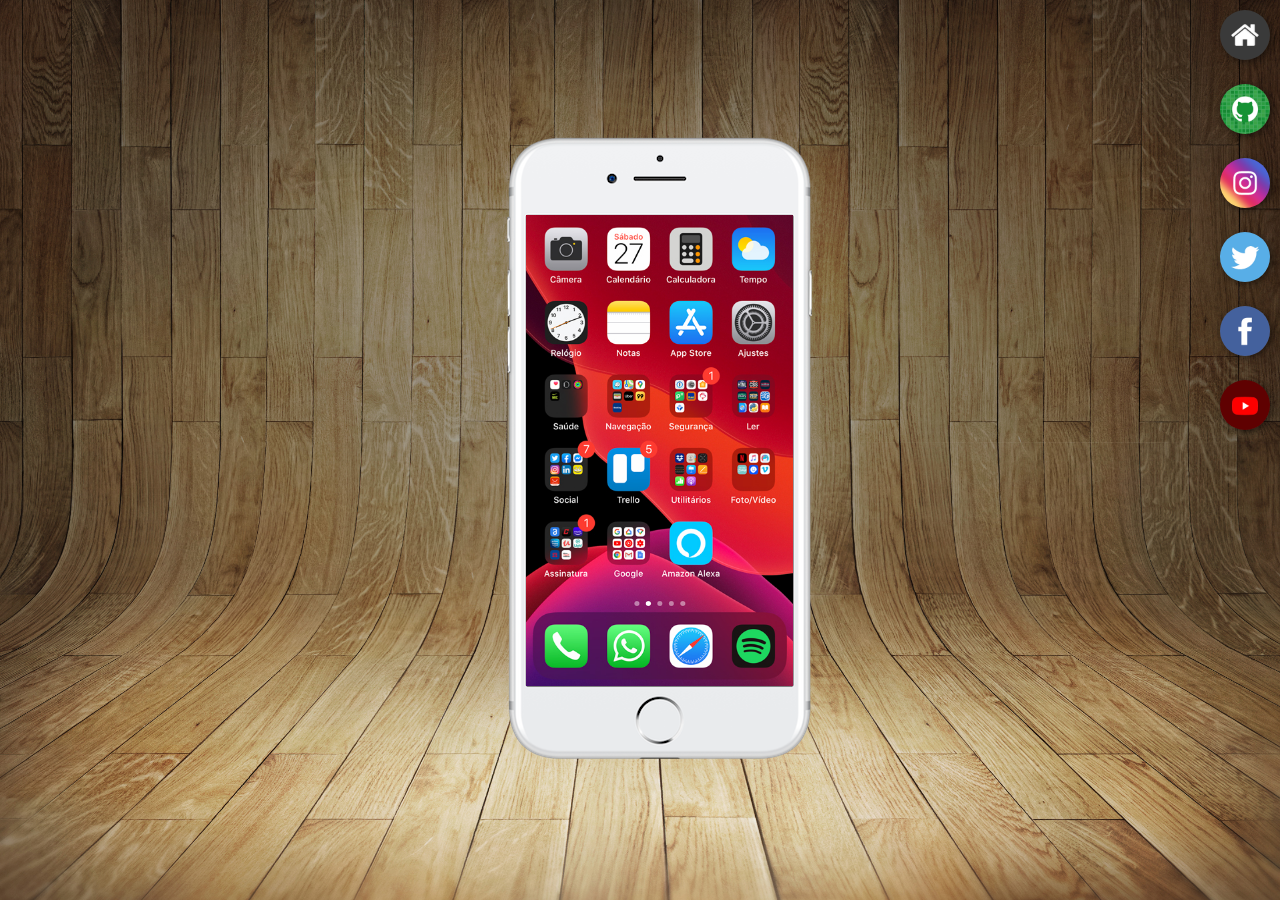
<file: index.html>
<!DOCTYPE html>
<html lang="pt-br">
   <head>
    <meta charset="UTF-8">
    <meta name="viewport" content="width=device-width, initial-scale=1.0">
    <title>Projeto Redes sociais</title>
    <link rel="stylesheet" href="style/style.css">
    <link rel="shortcut icon" href="favicon.ico" type="image/x-icon">
    
</head>
<body>
    <main>
        <section id="telefone">
            <iframe src="home.html" frameborder="0" name="tela" id="tela">
                [SEU NAVEGADOR NÃO É COMPATÍVEL COM ISSO]
            </iframe>
        </section>
        <section id="redes-sociais">
            <a href="home.html" target="tela"><img src="imagens/logo-home.jpg" alt="Home"></a><br>
            <a href="github.html" target="tela"><img src="imagens/logo-github.jpg" alt="GitHub"></a><br>
            <a href="instagram.html" target="tela"><img src="imagens/logo-instagram.jpg" alt="Instagram"></a><br>
            <a href="twitter.html" target="tela"><img src="imagens/logo-twitter.jpg" alt="X"></a><br>
            <a href="facebook.html" target="tela"><img src="imagens/logo-facebook.jpg" alt="Facebook"></a><br>
            <a href="youtube.html" target="tela"><img src="imagens/logo-youtube.jpg" alt="YouTube"></a>
        </section>
    </main>
</body>
</html>
</file>
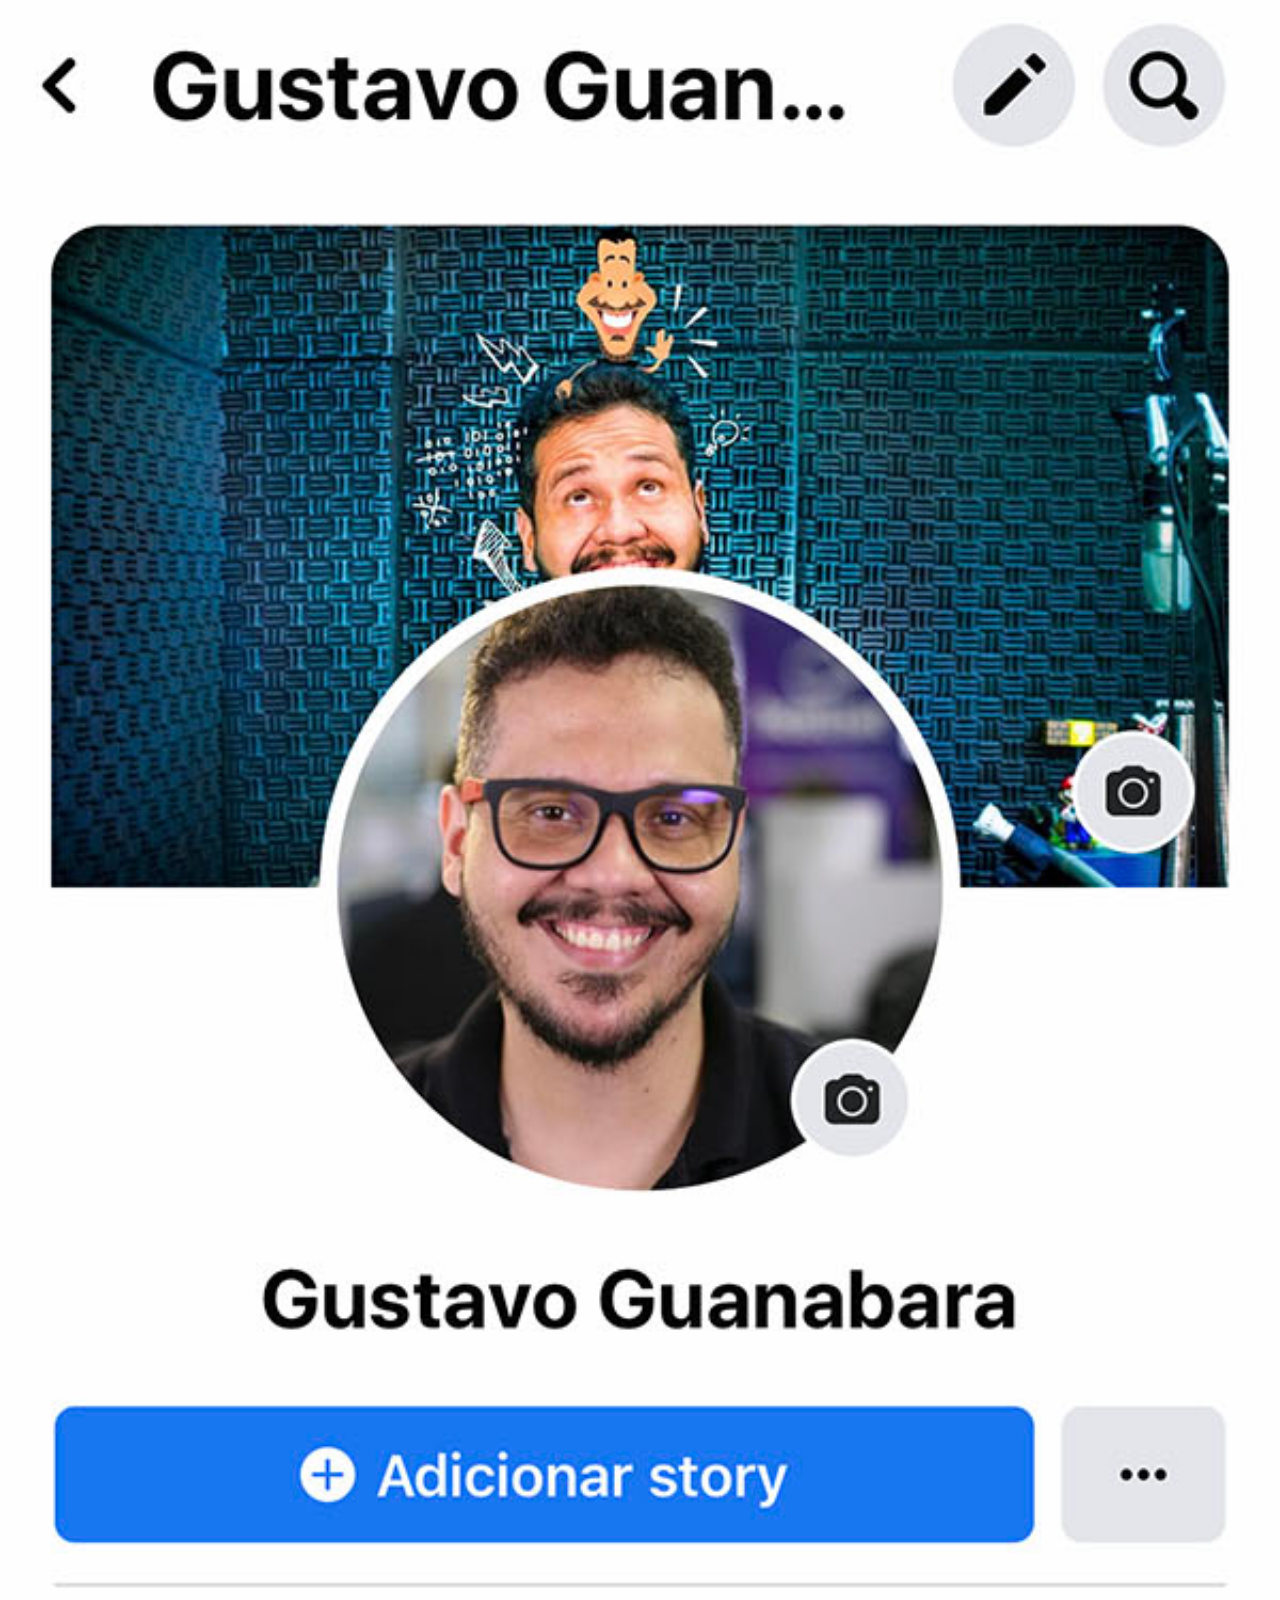
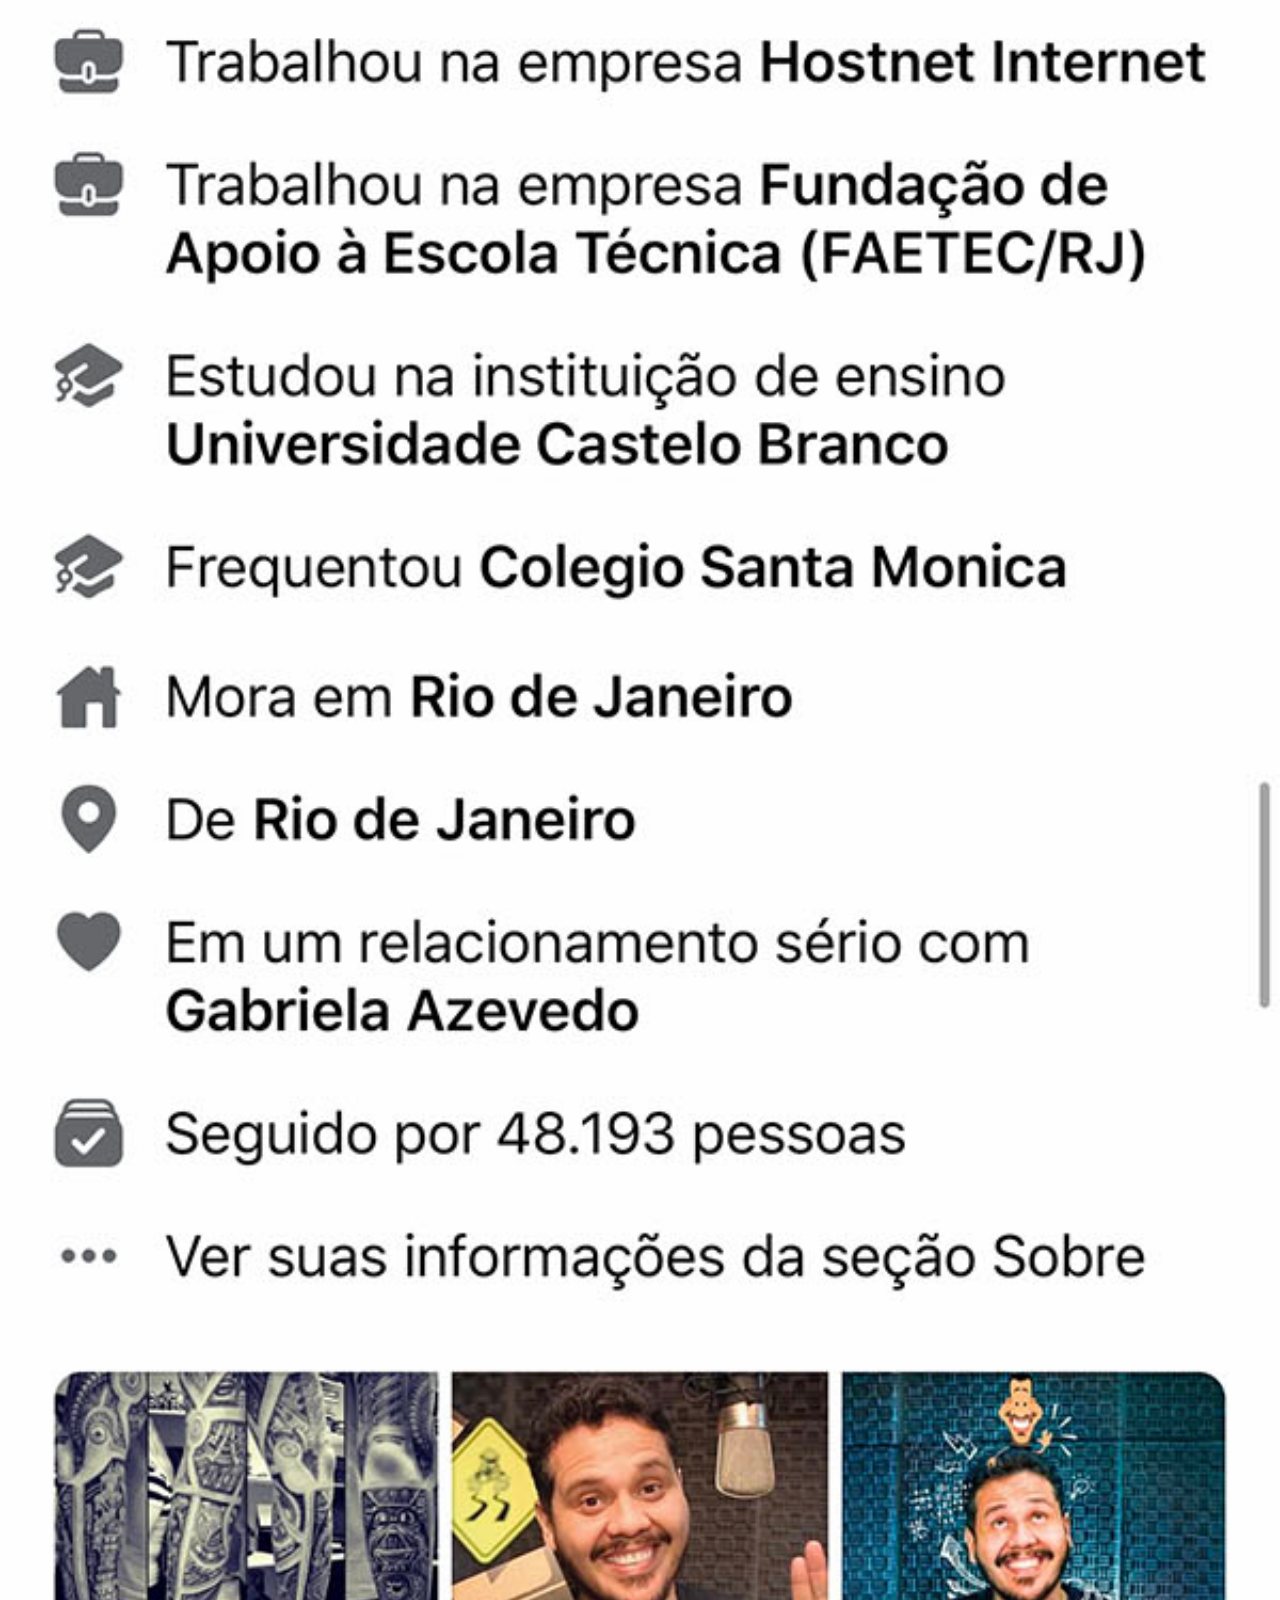
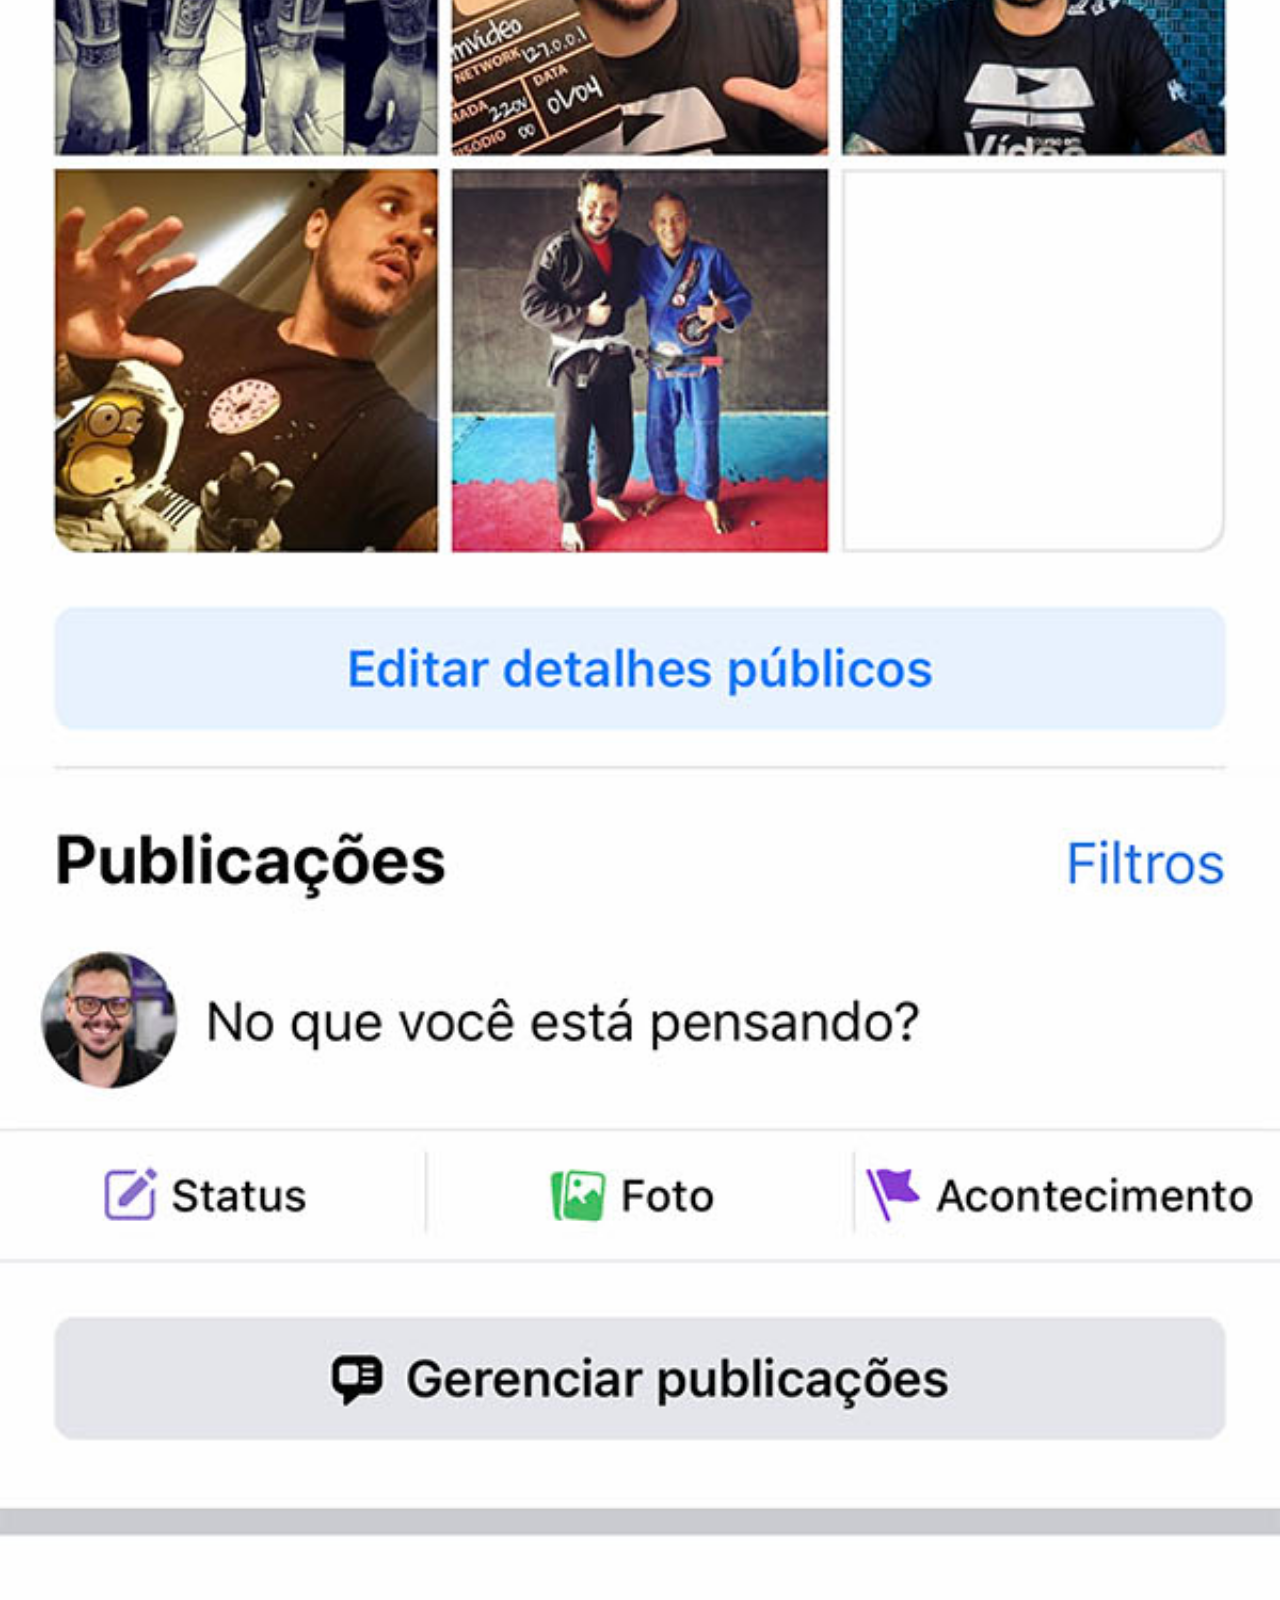
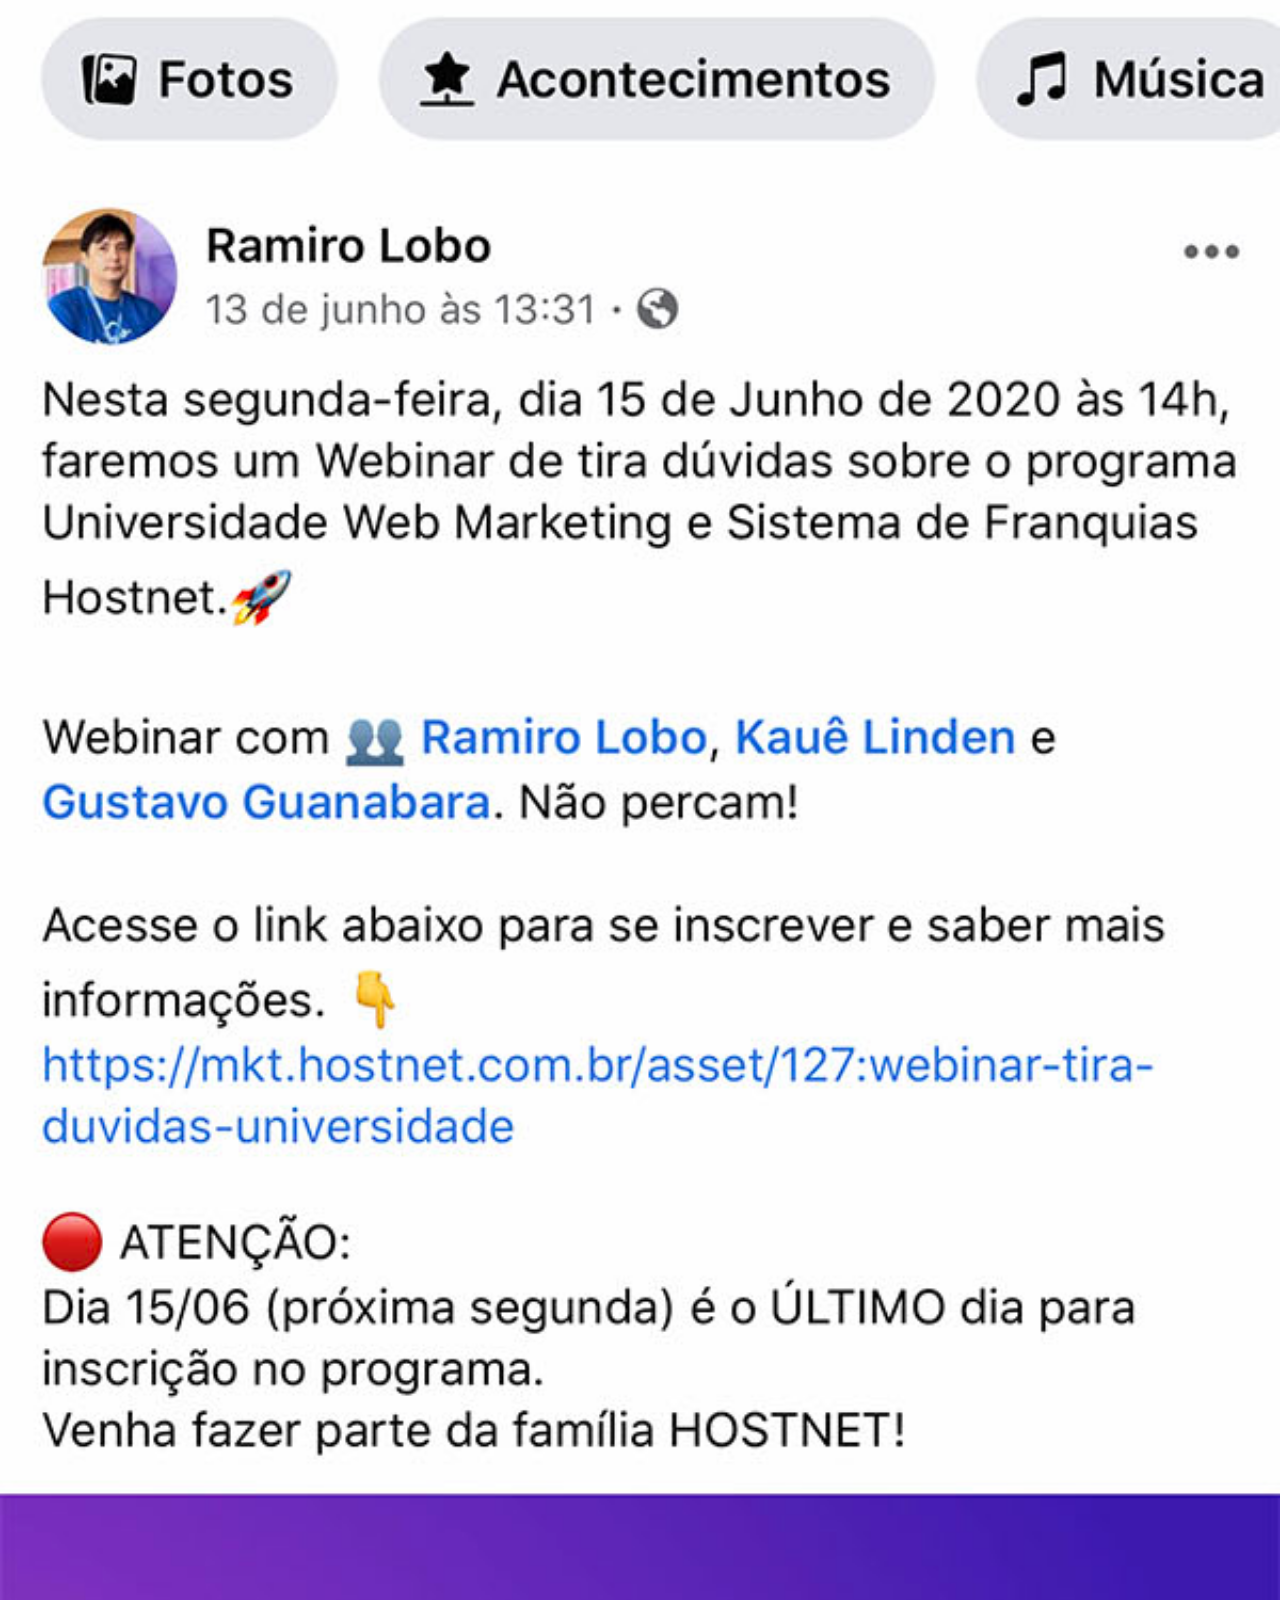
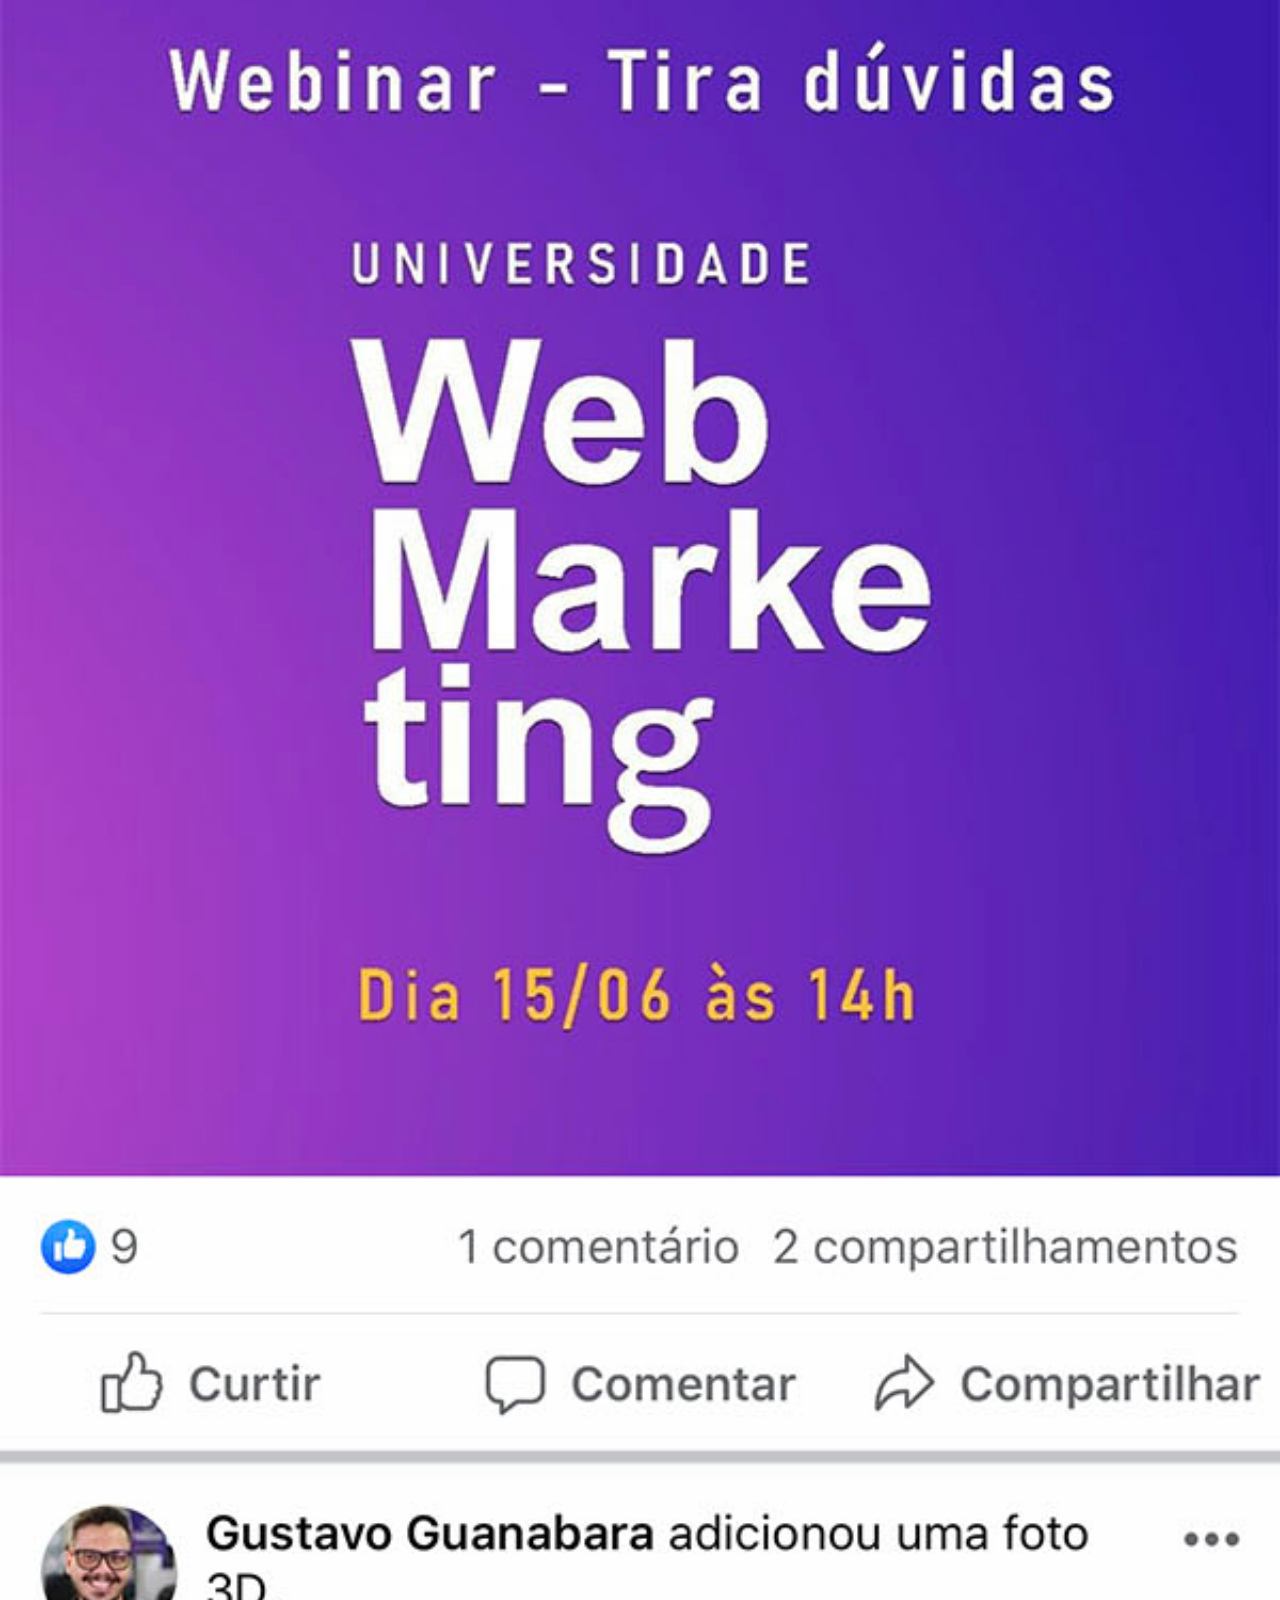
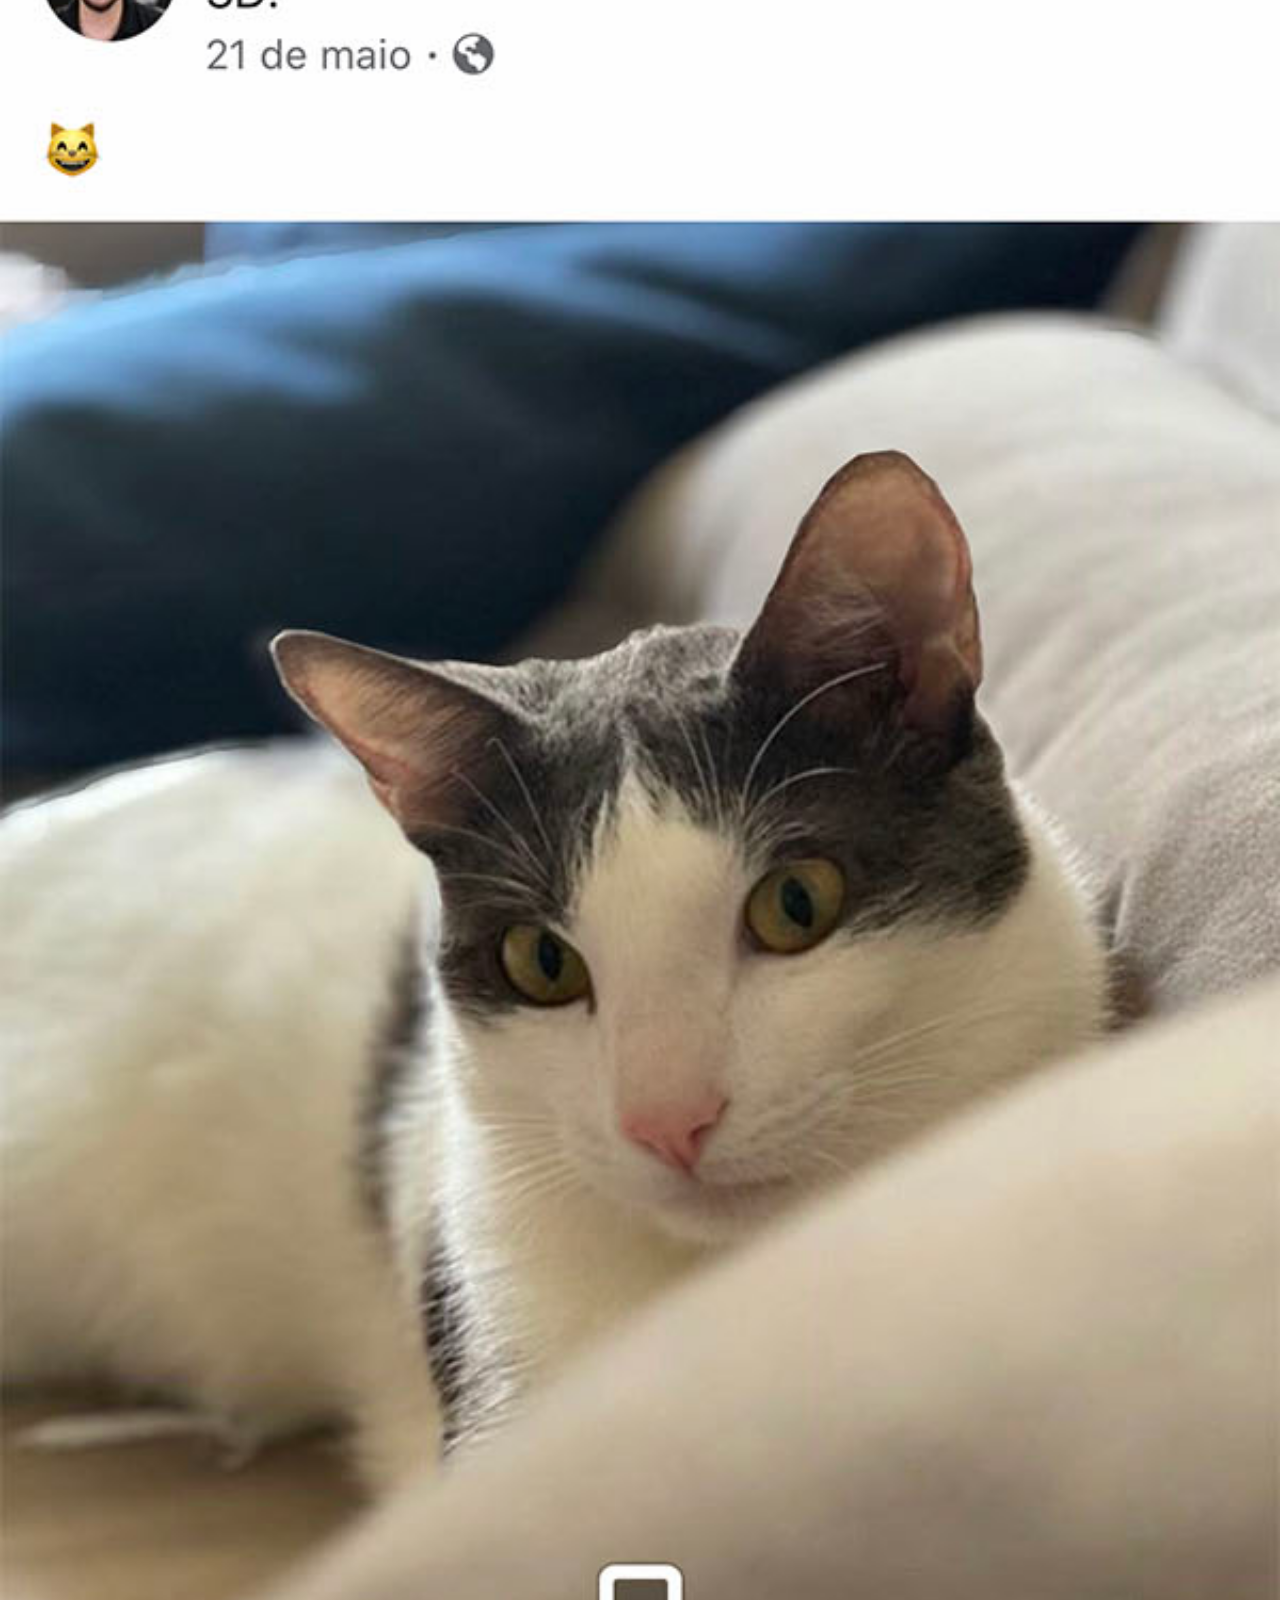
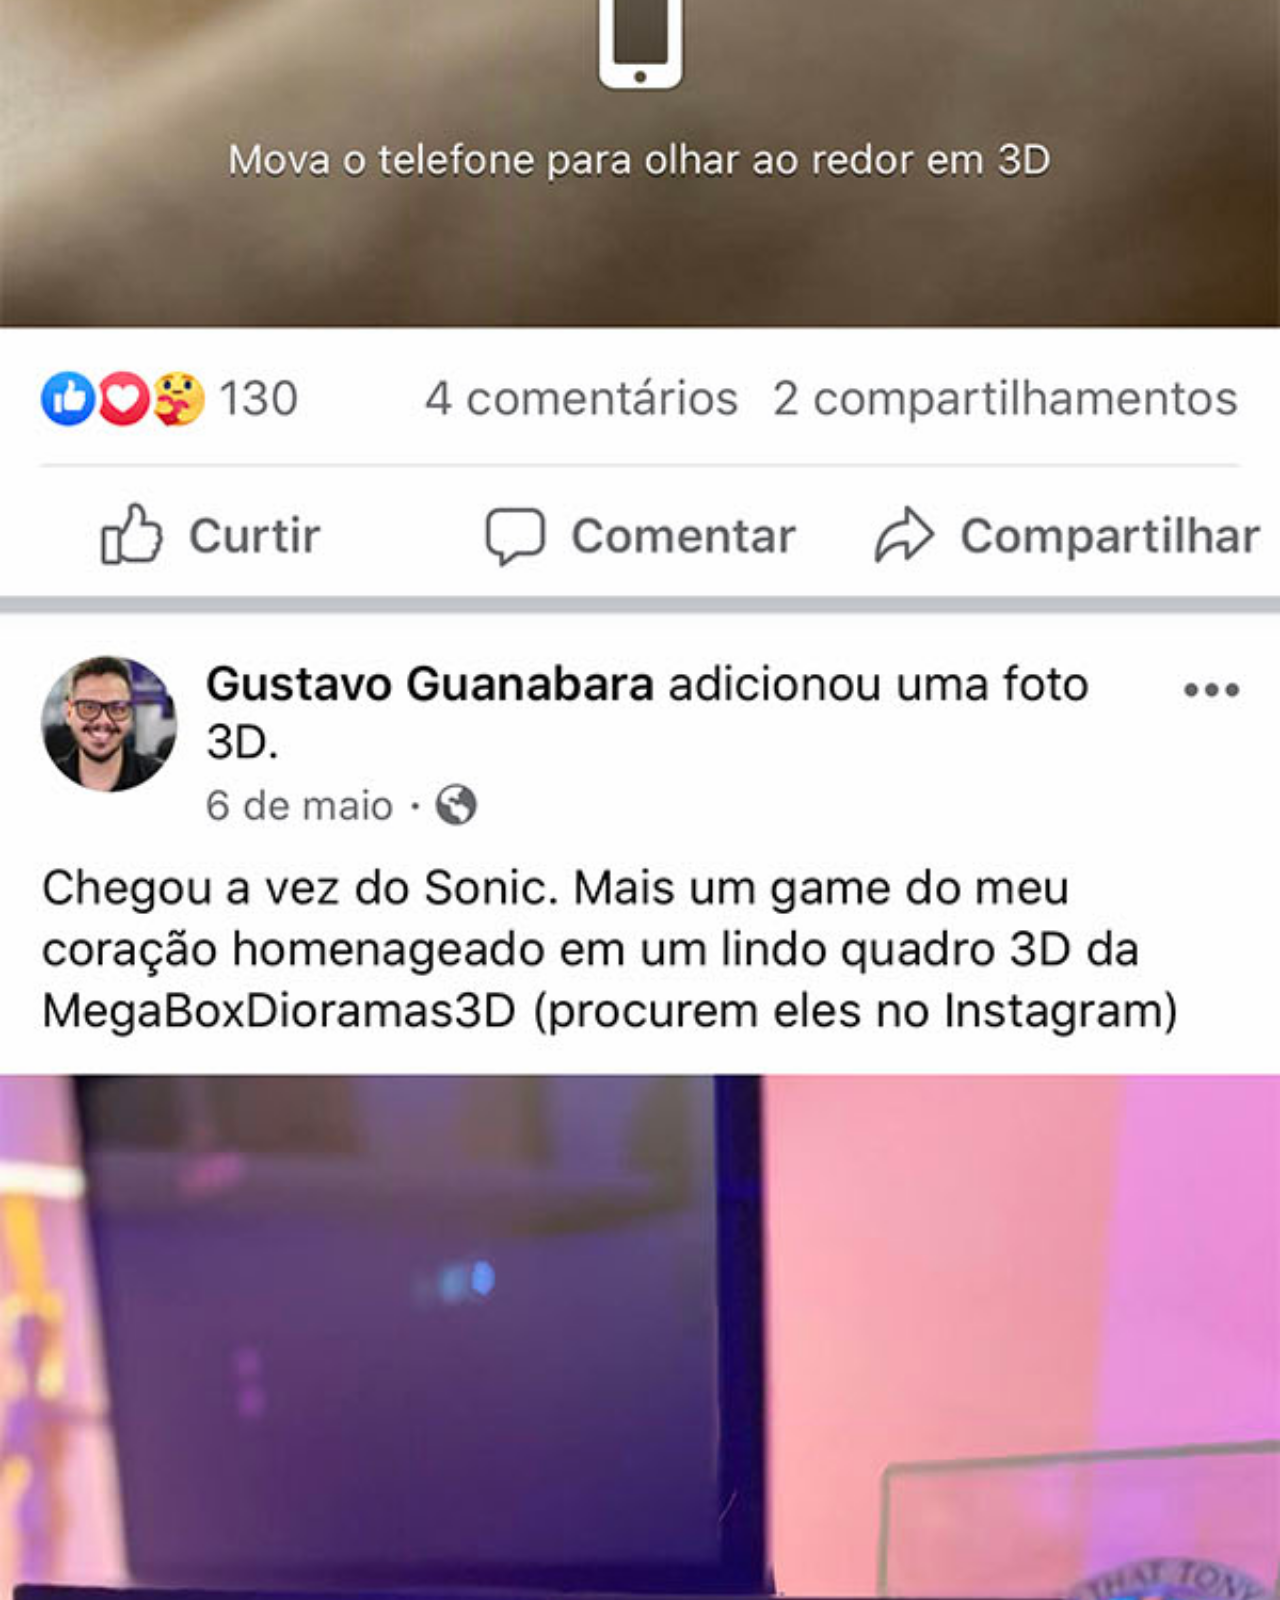
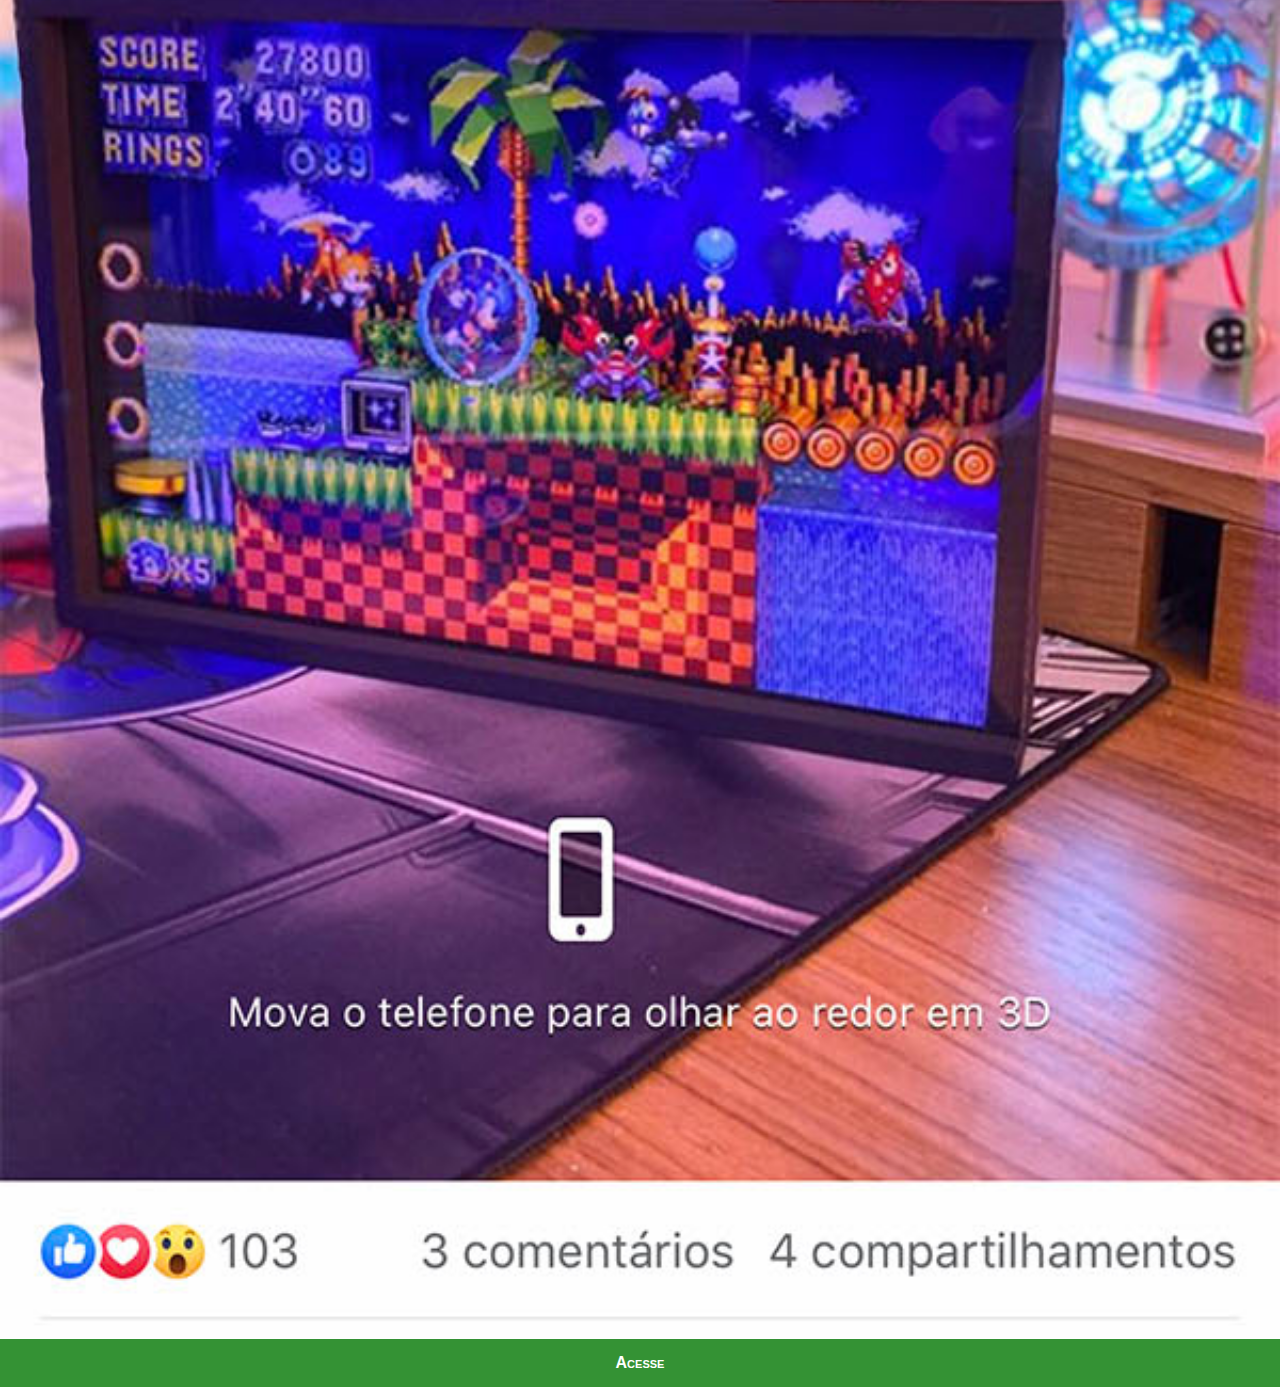
<file: facebook.html>
<!DOCTYPE html>
<html lang="pt-br">
<head>
    <meta charset="UTF-8">
    <meta name="viewport" content="width=device-width, initial-scale=1.0">
    <title>Facebook</title>
    <link rel="stylesheet" href="style/social.css">
</head>
<body>
    <img src="imagens/tela-facebook.jpg" alt="Facebook">
    <a href="https://www.facebook.com/search/top?q=gustavo%20guanabara" target="_blank">Acesse</a>
</body>
</html>
</file>
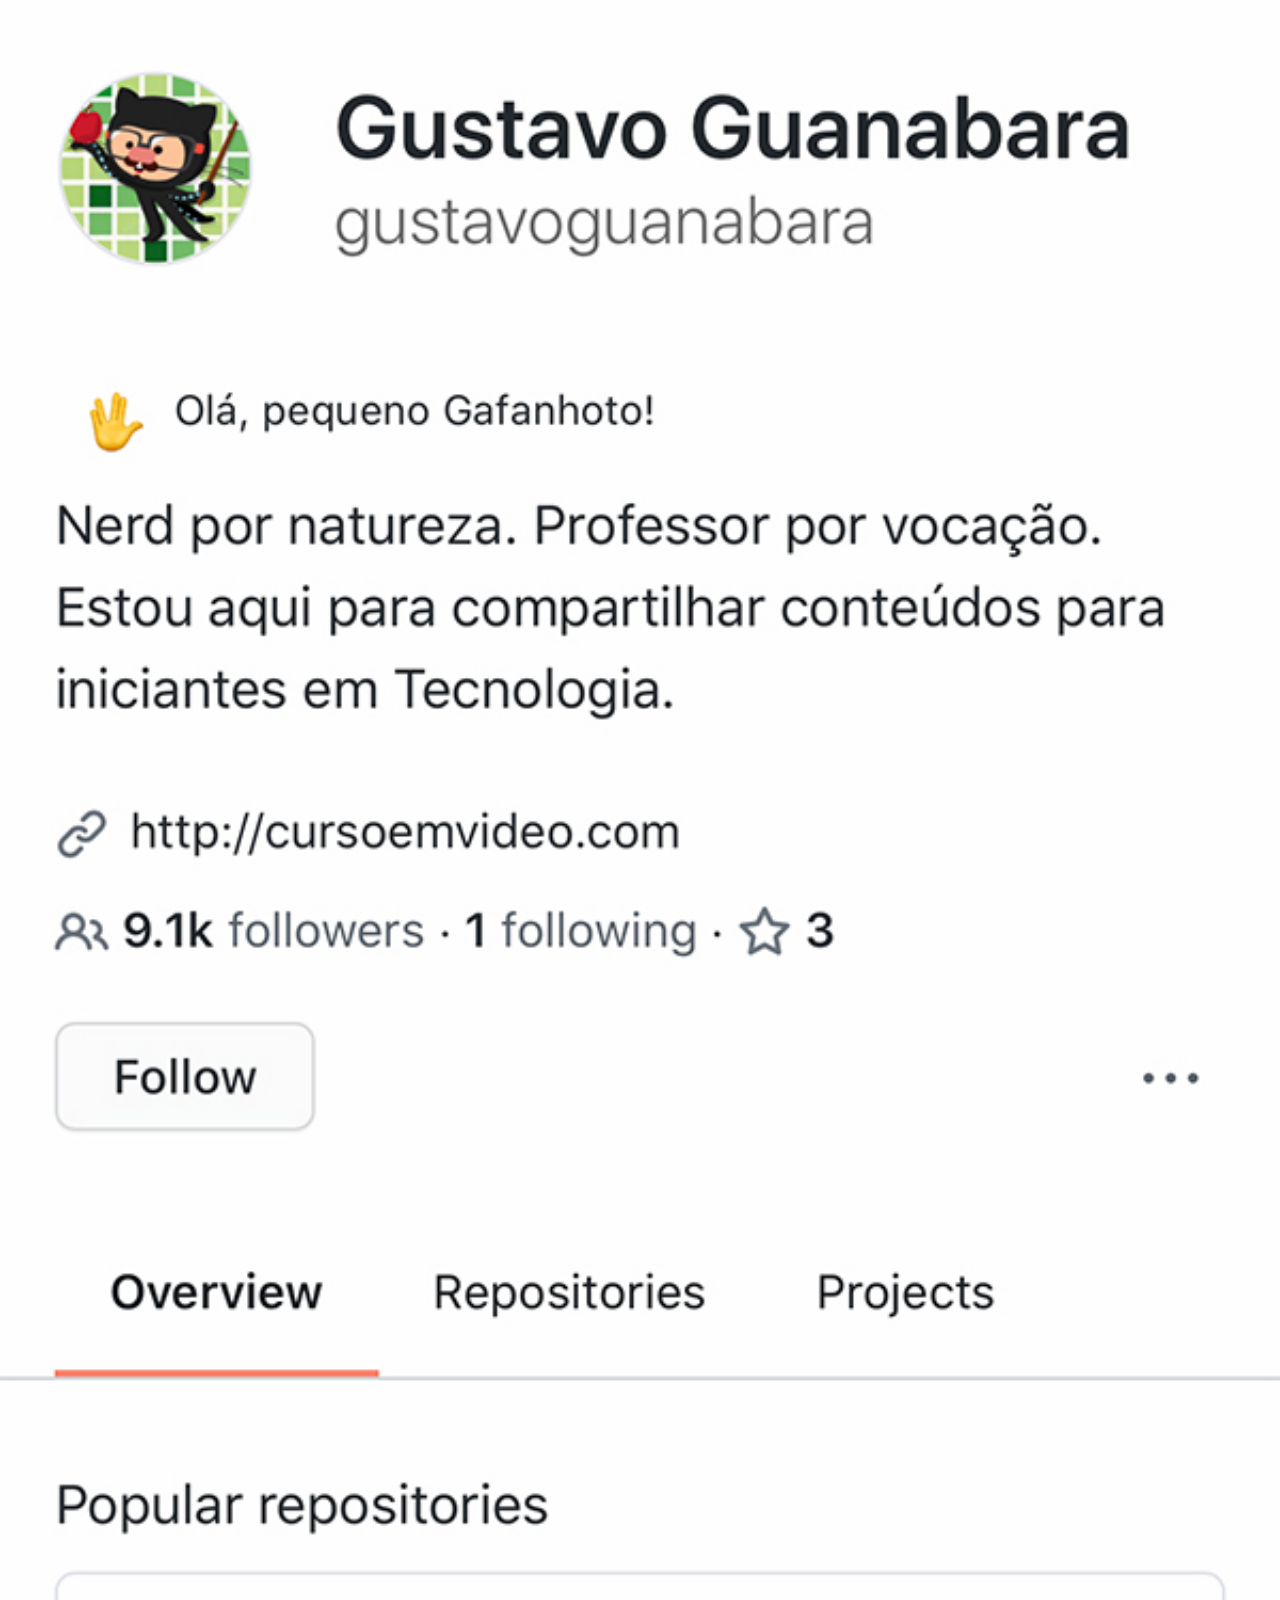
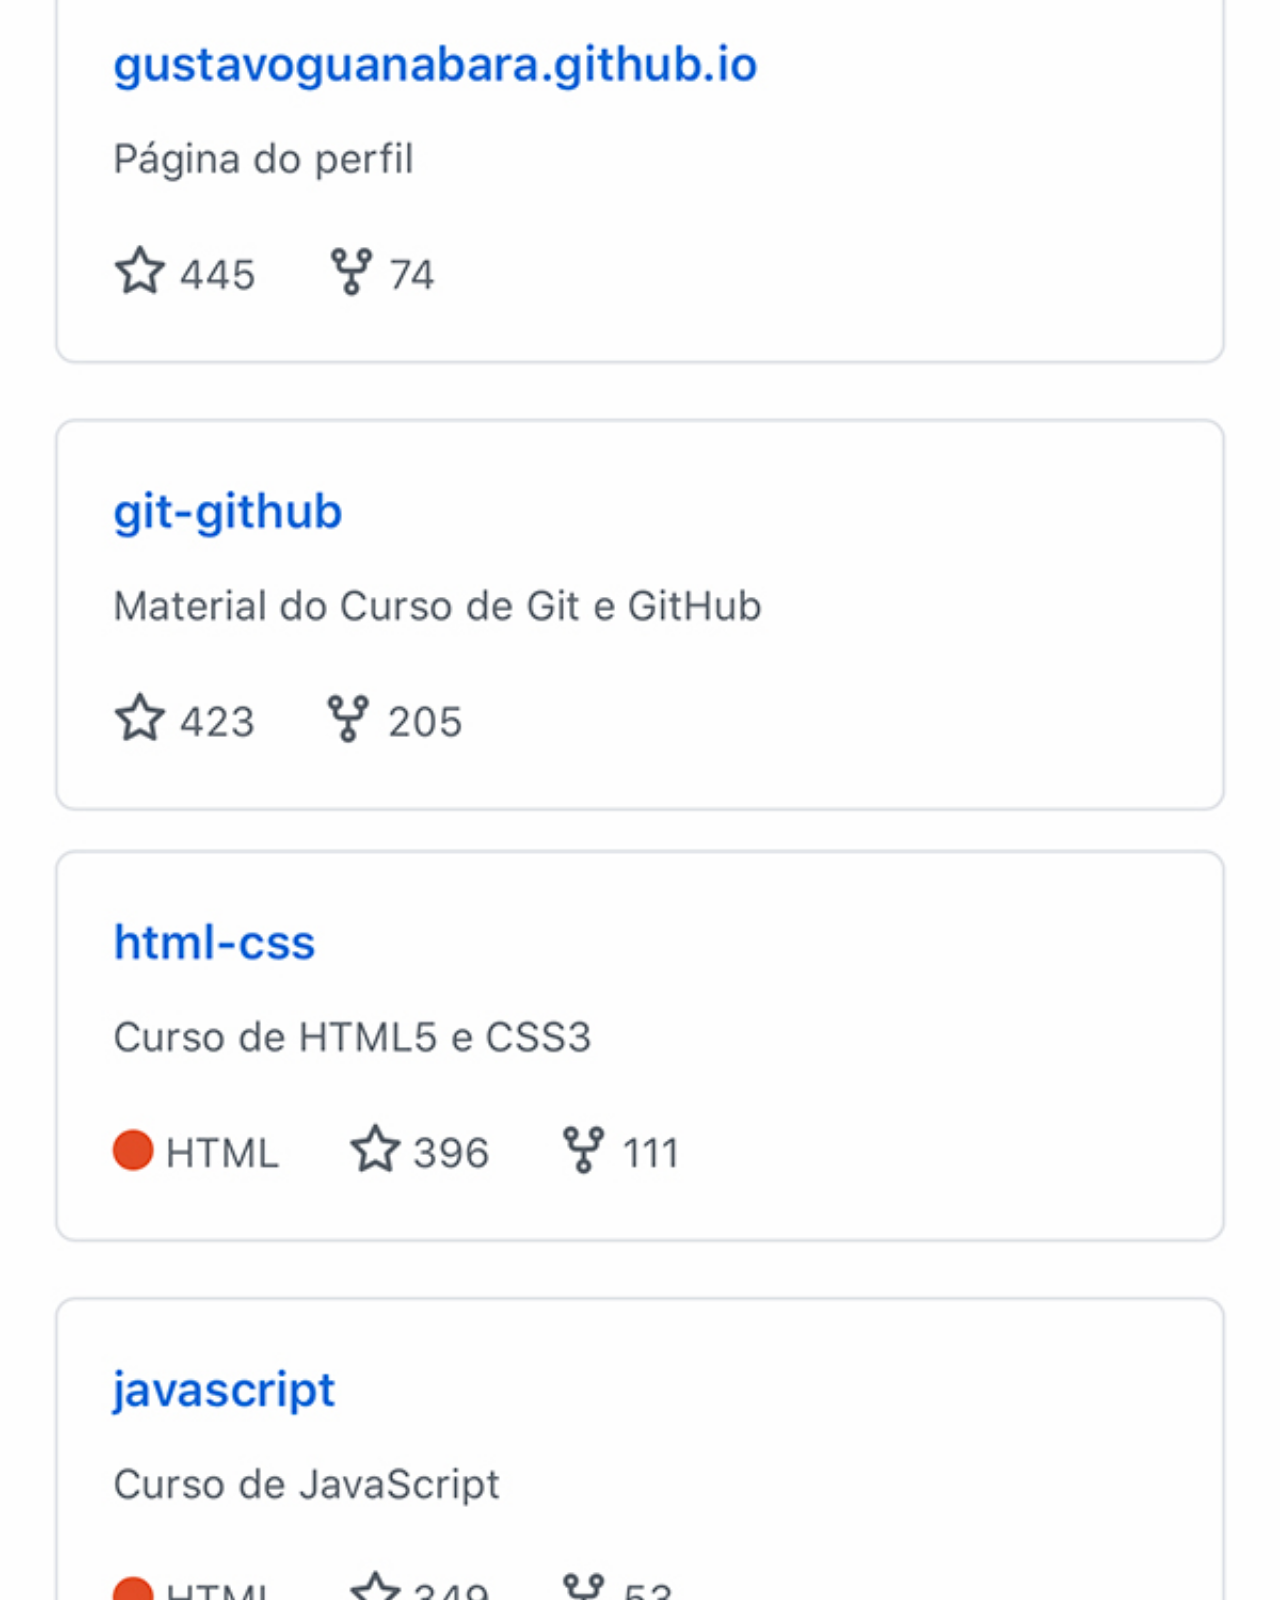
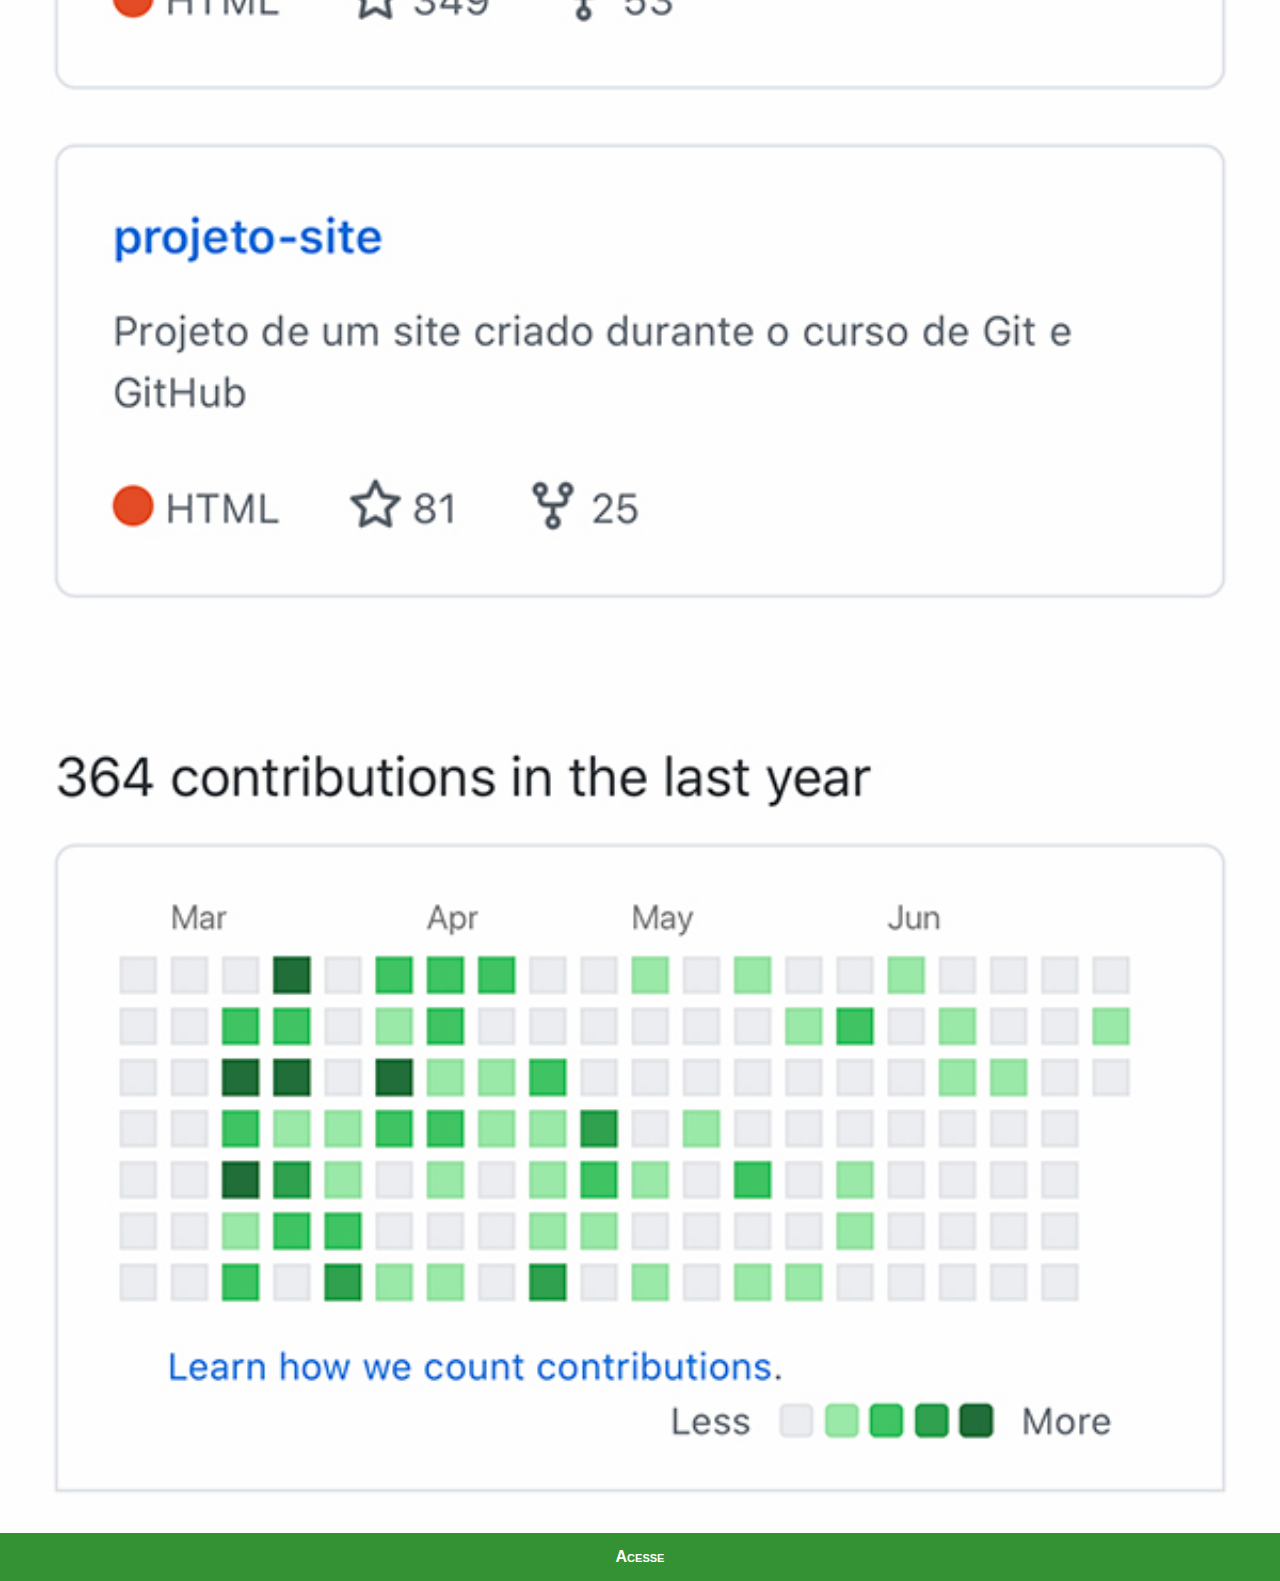
<file: github.html>
<!DOCTYPE html>
<html lang="pt-br">
<head>
    <meta charset="UTF-8">
    <meta name="viewport" content="width=device-width, initial-scale=1.0">
    <title>GitHub</title>
    <link rel="stylesheet" href="style/social.css">
</head>
<body>
    <img src="imagens/tela-github.jpg" alt="Github">
    <a href="https://Github.com/gustavoguanabara/" target="_blank">Acesse</a>
</body>
</html>
</file>
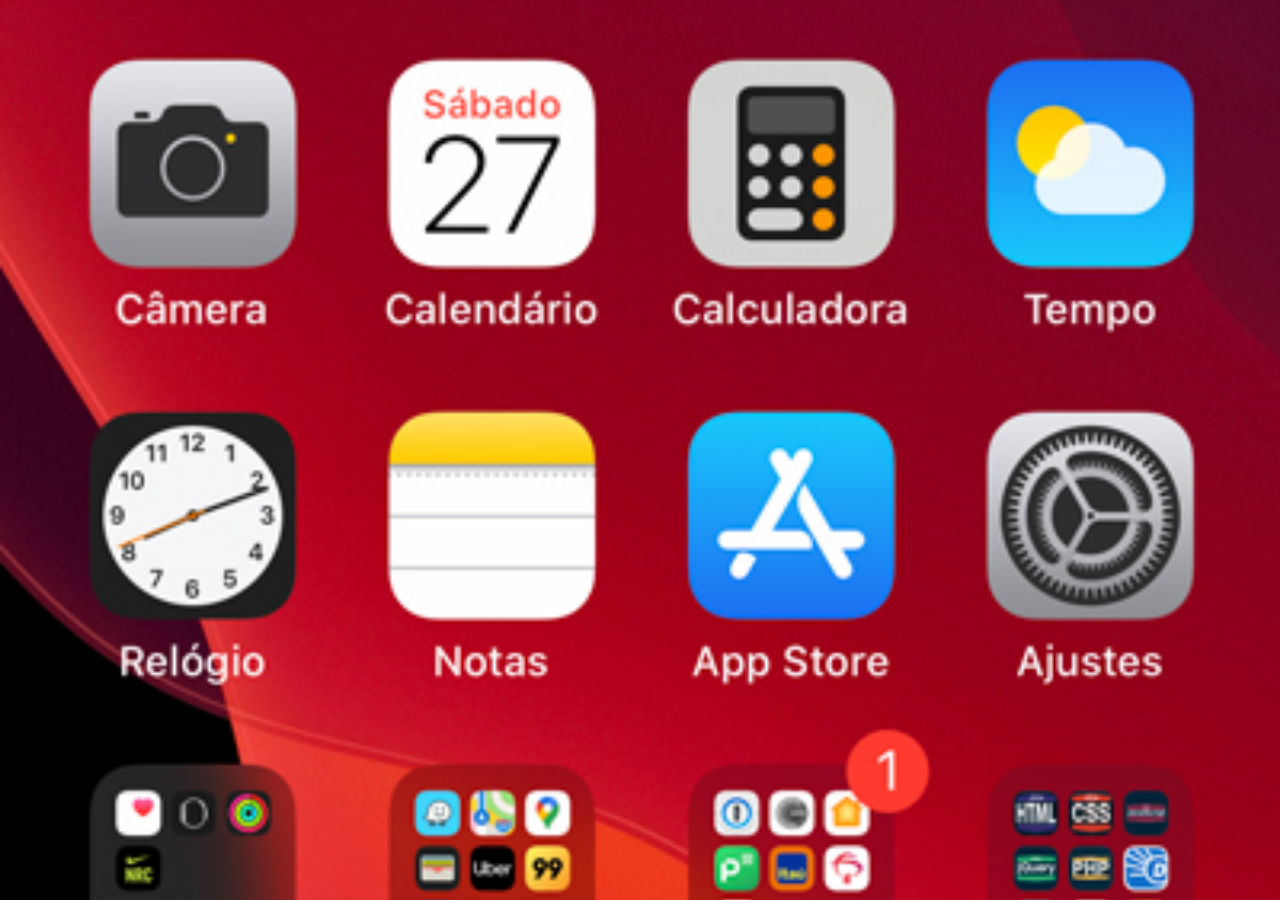
<file: home.html>
<!DOCTYPE html>
<html lang="pt-br">
<head>
    <meta charset="UTF-8">
    <meta name="viewport" content="width=device-width, initial-scale=1.0">
    <title>Home</title>
    <style>
        * {
            margin: 0px;
            padding: 0px;
        }

        body {
            width: 100vw;
            height: 100vh;
            background: black url('./imagens/tela-home.jpg') no-repeat top center;
            background-size: cover;
        }
    </style>
</head>
<body>
    
</body>
</html>
</file>
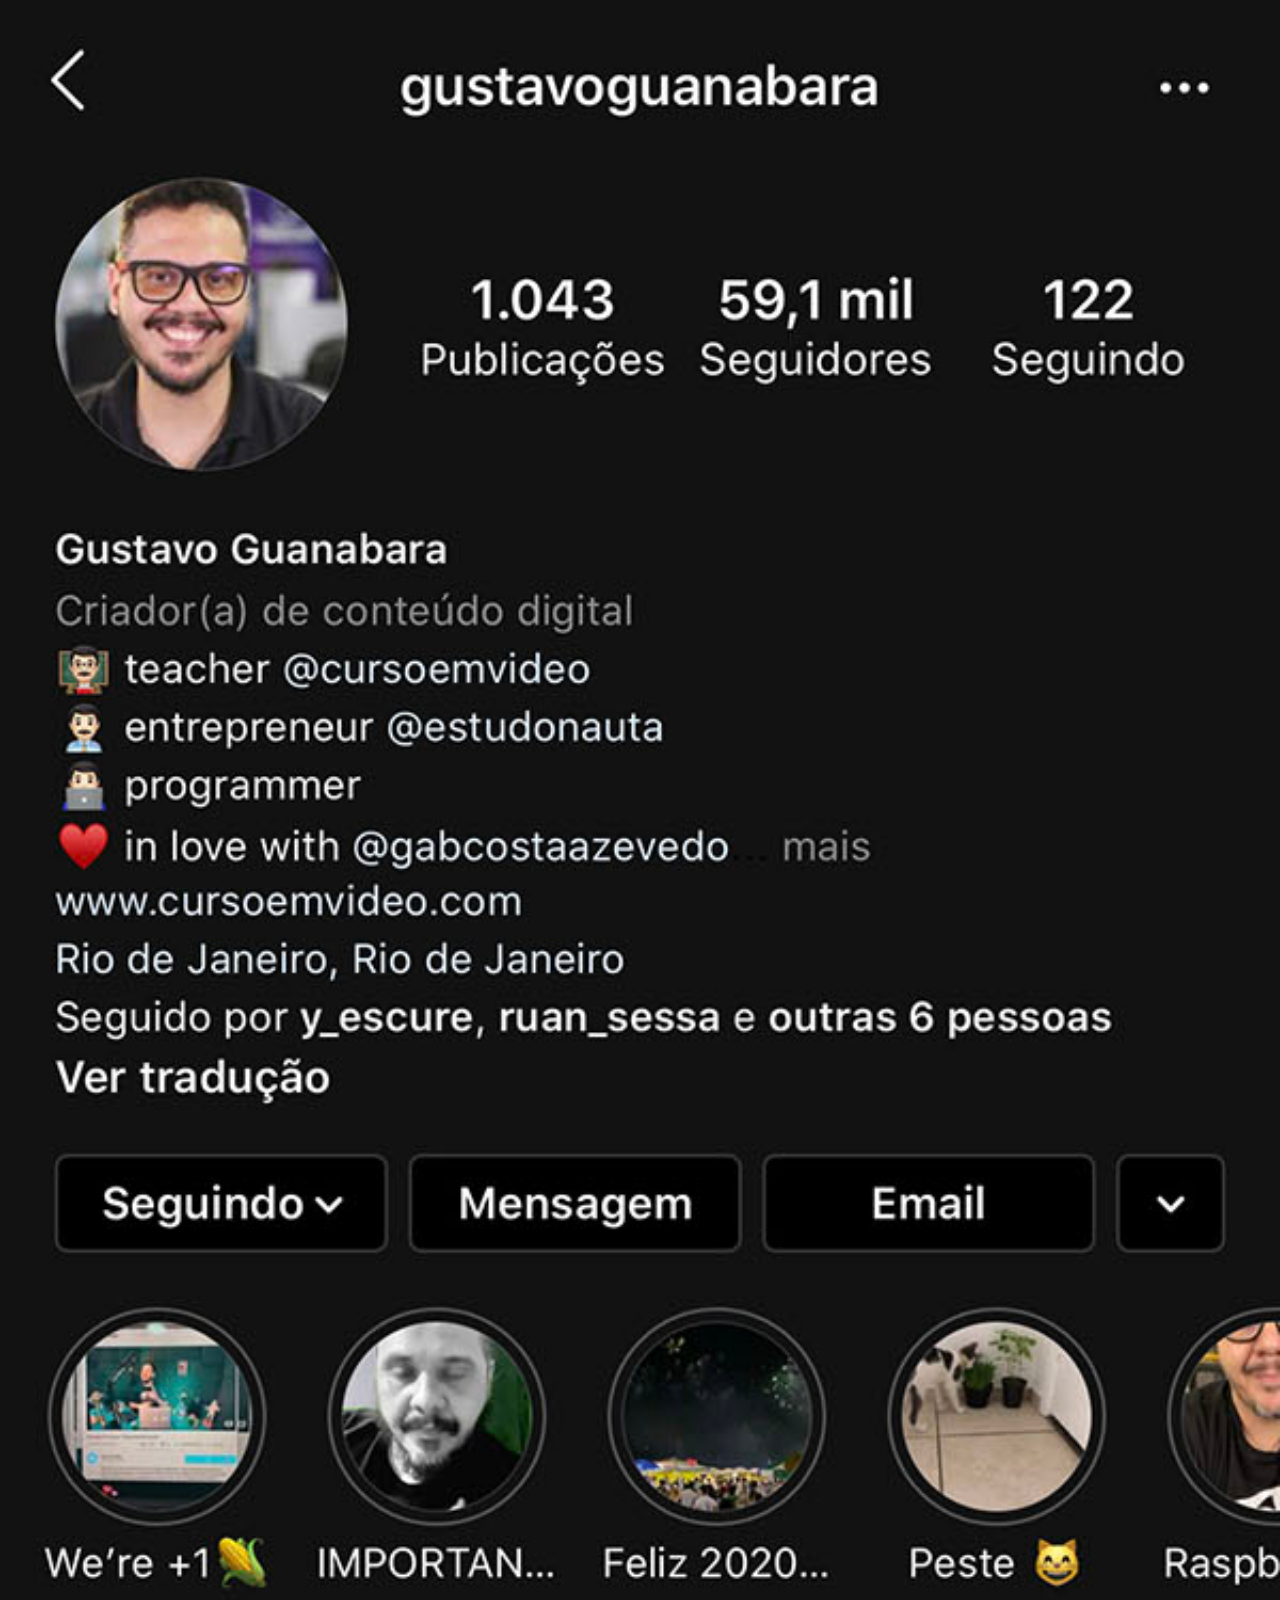
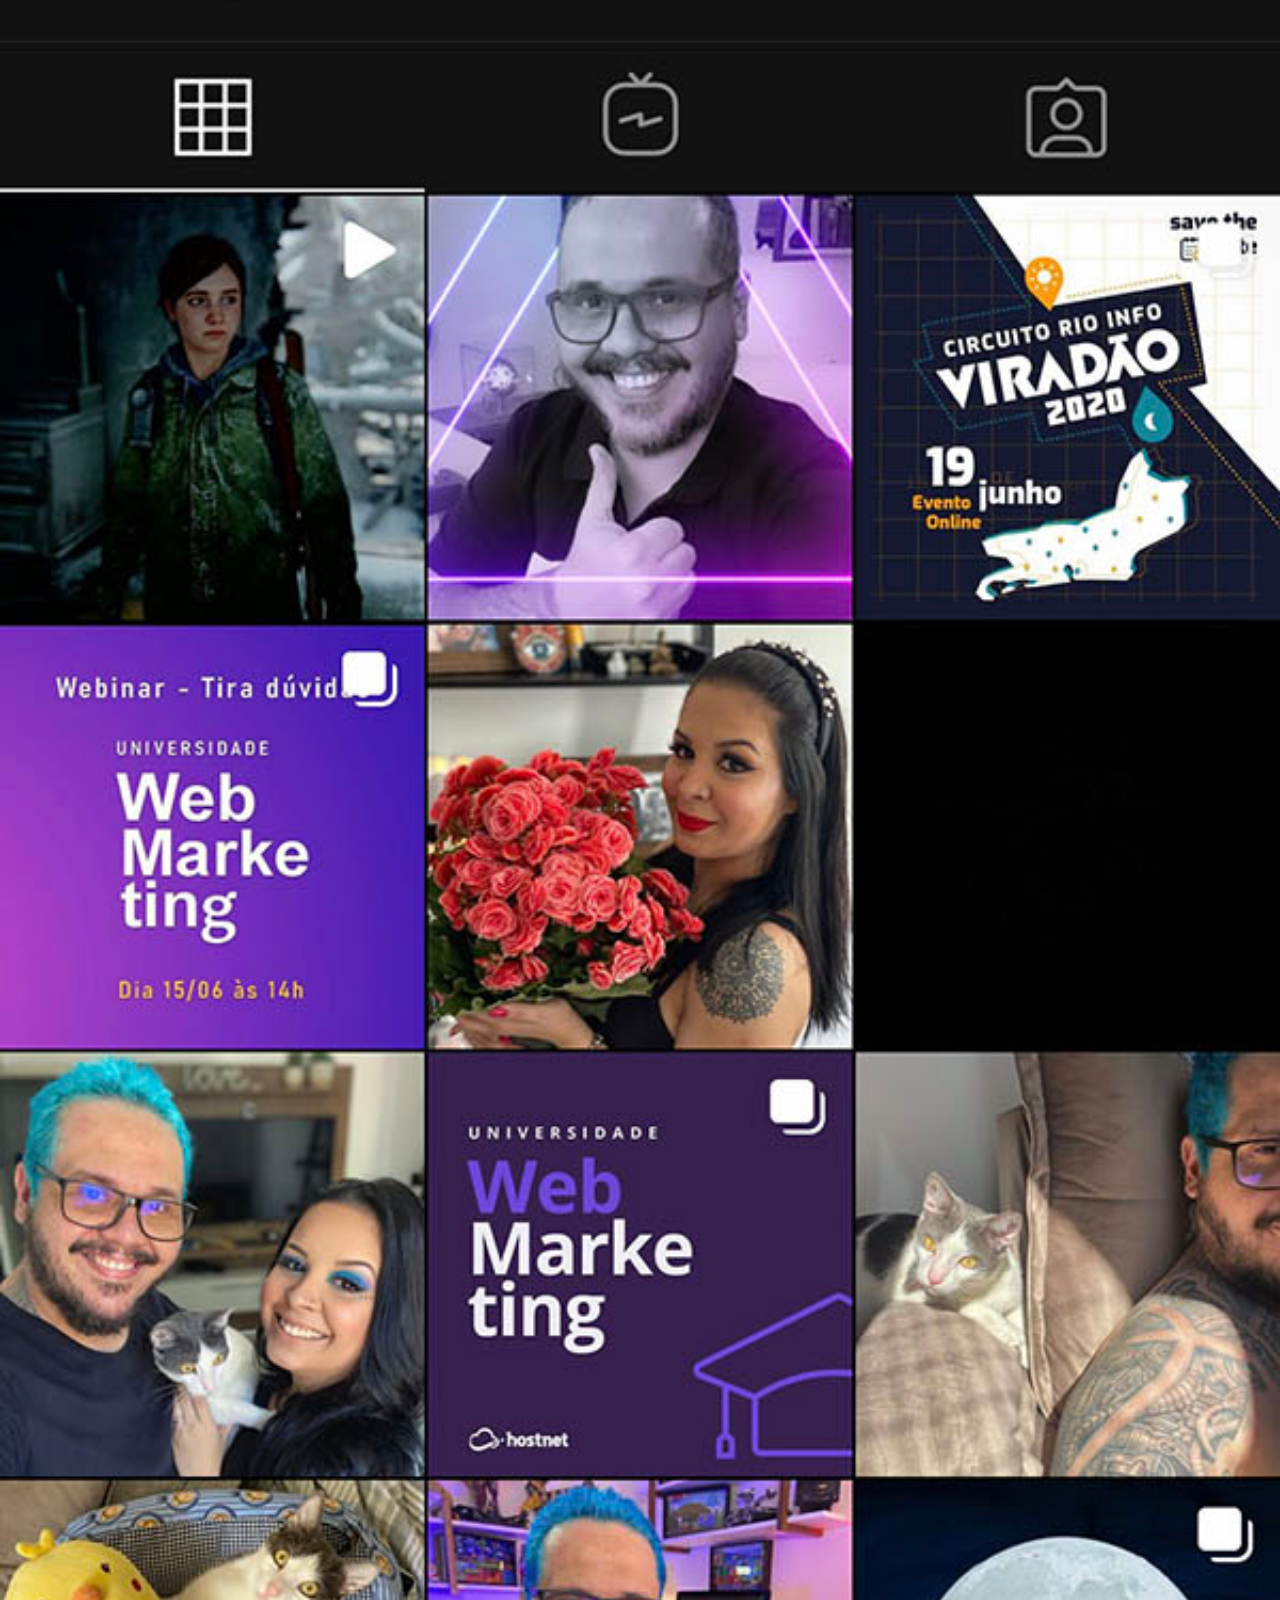
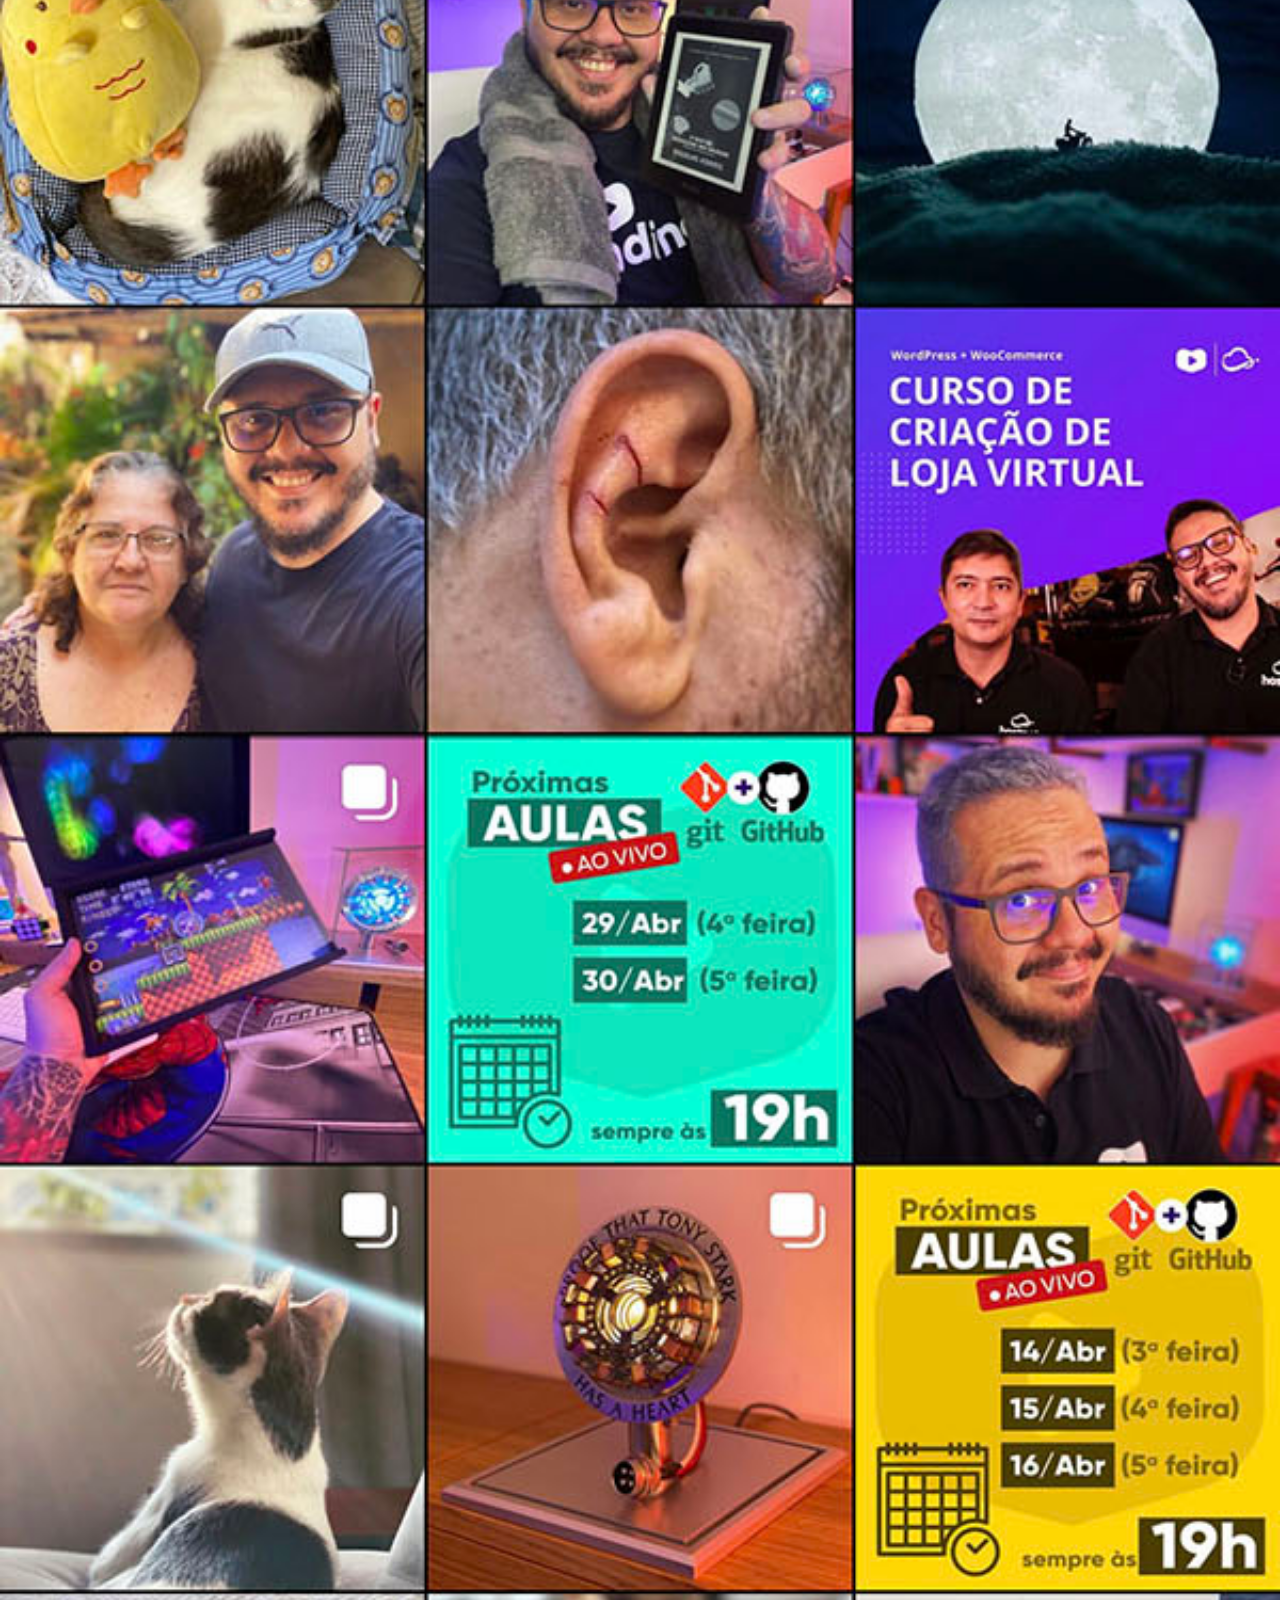
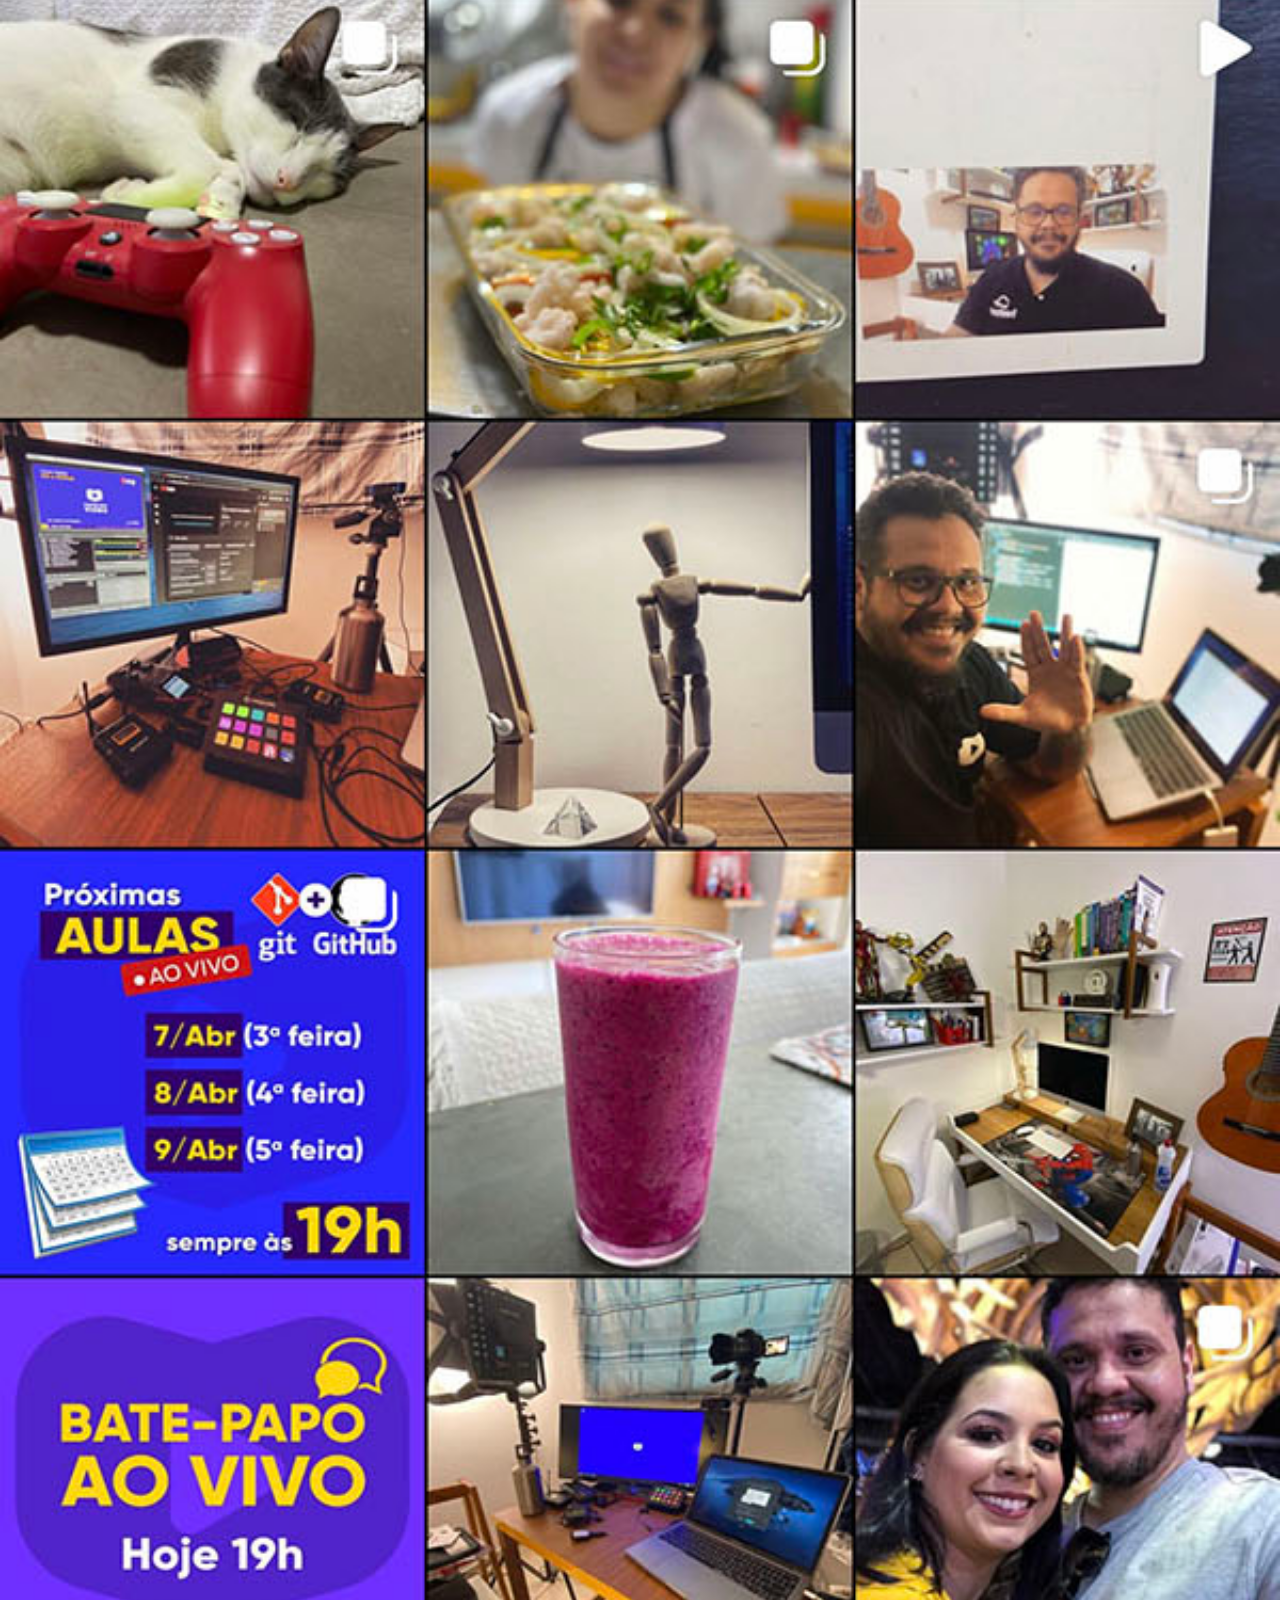
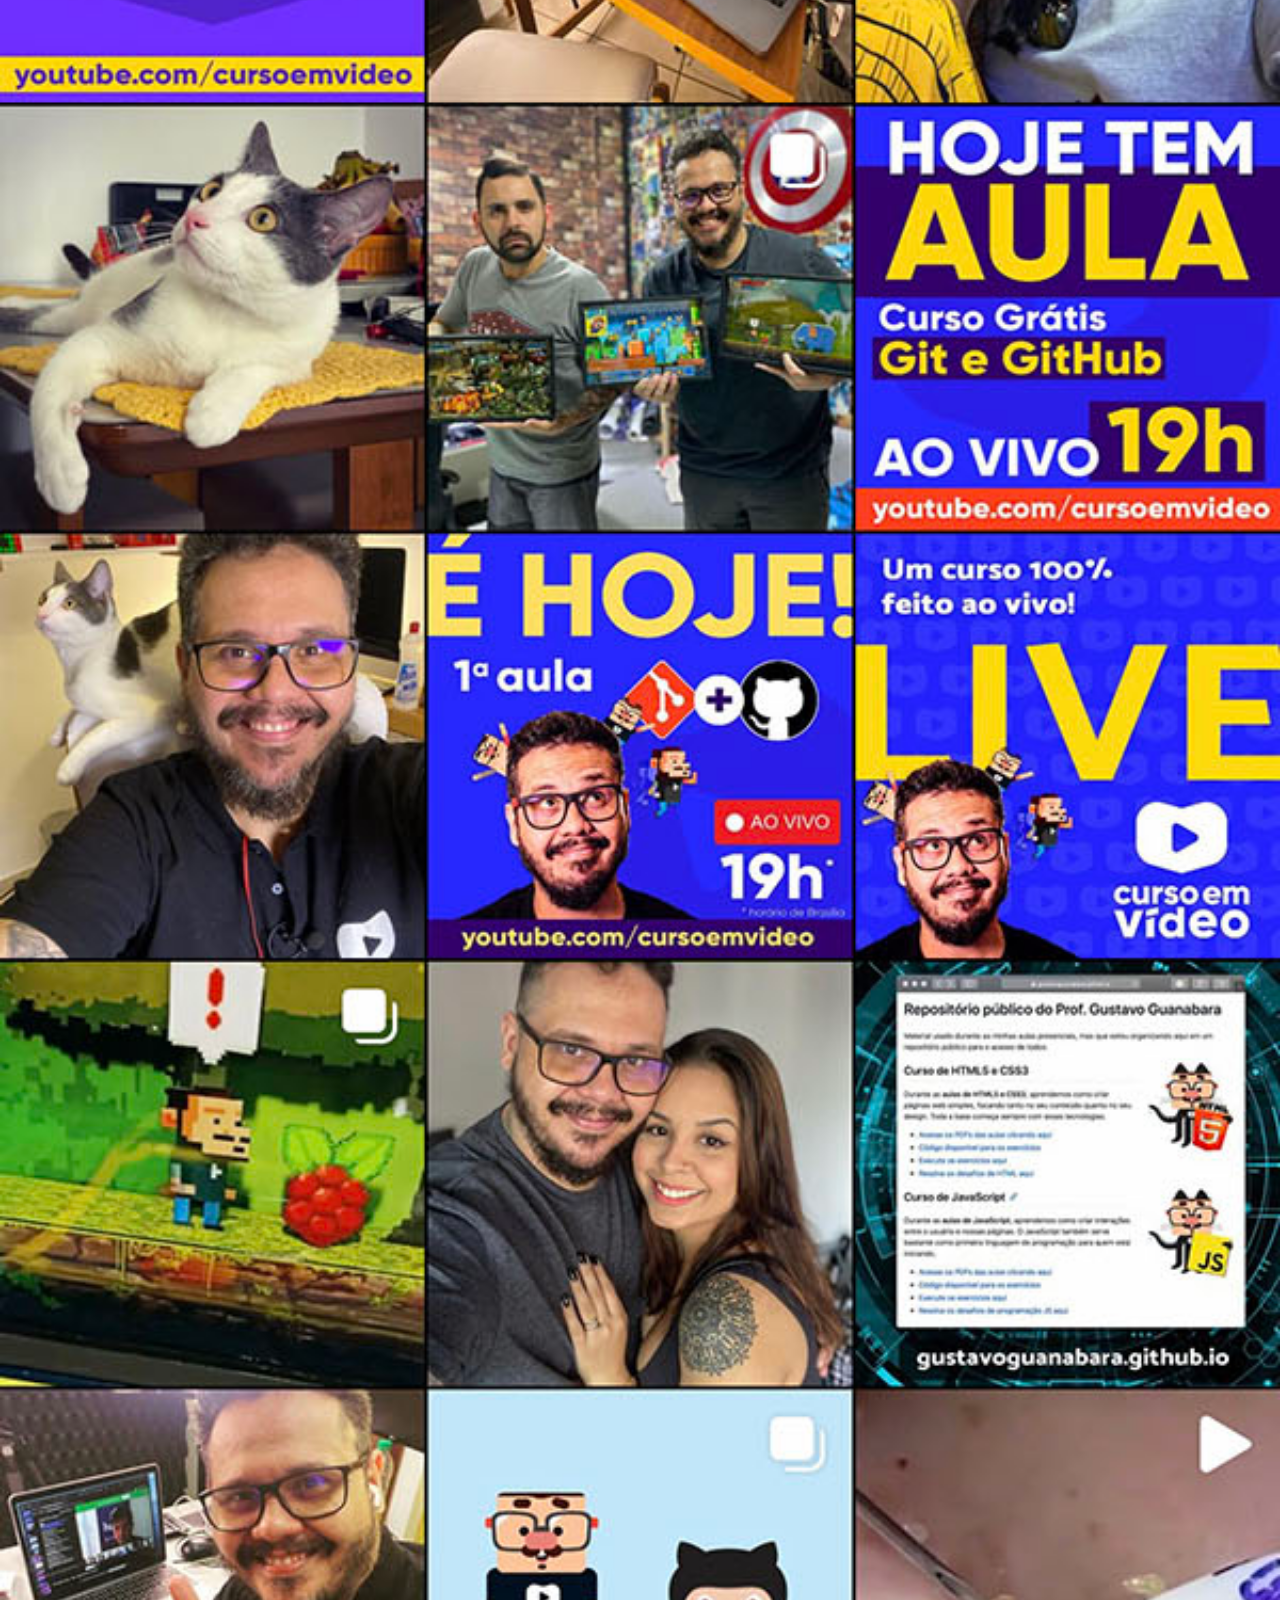
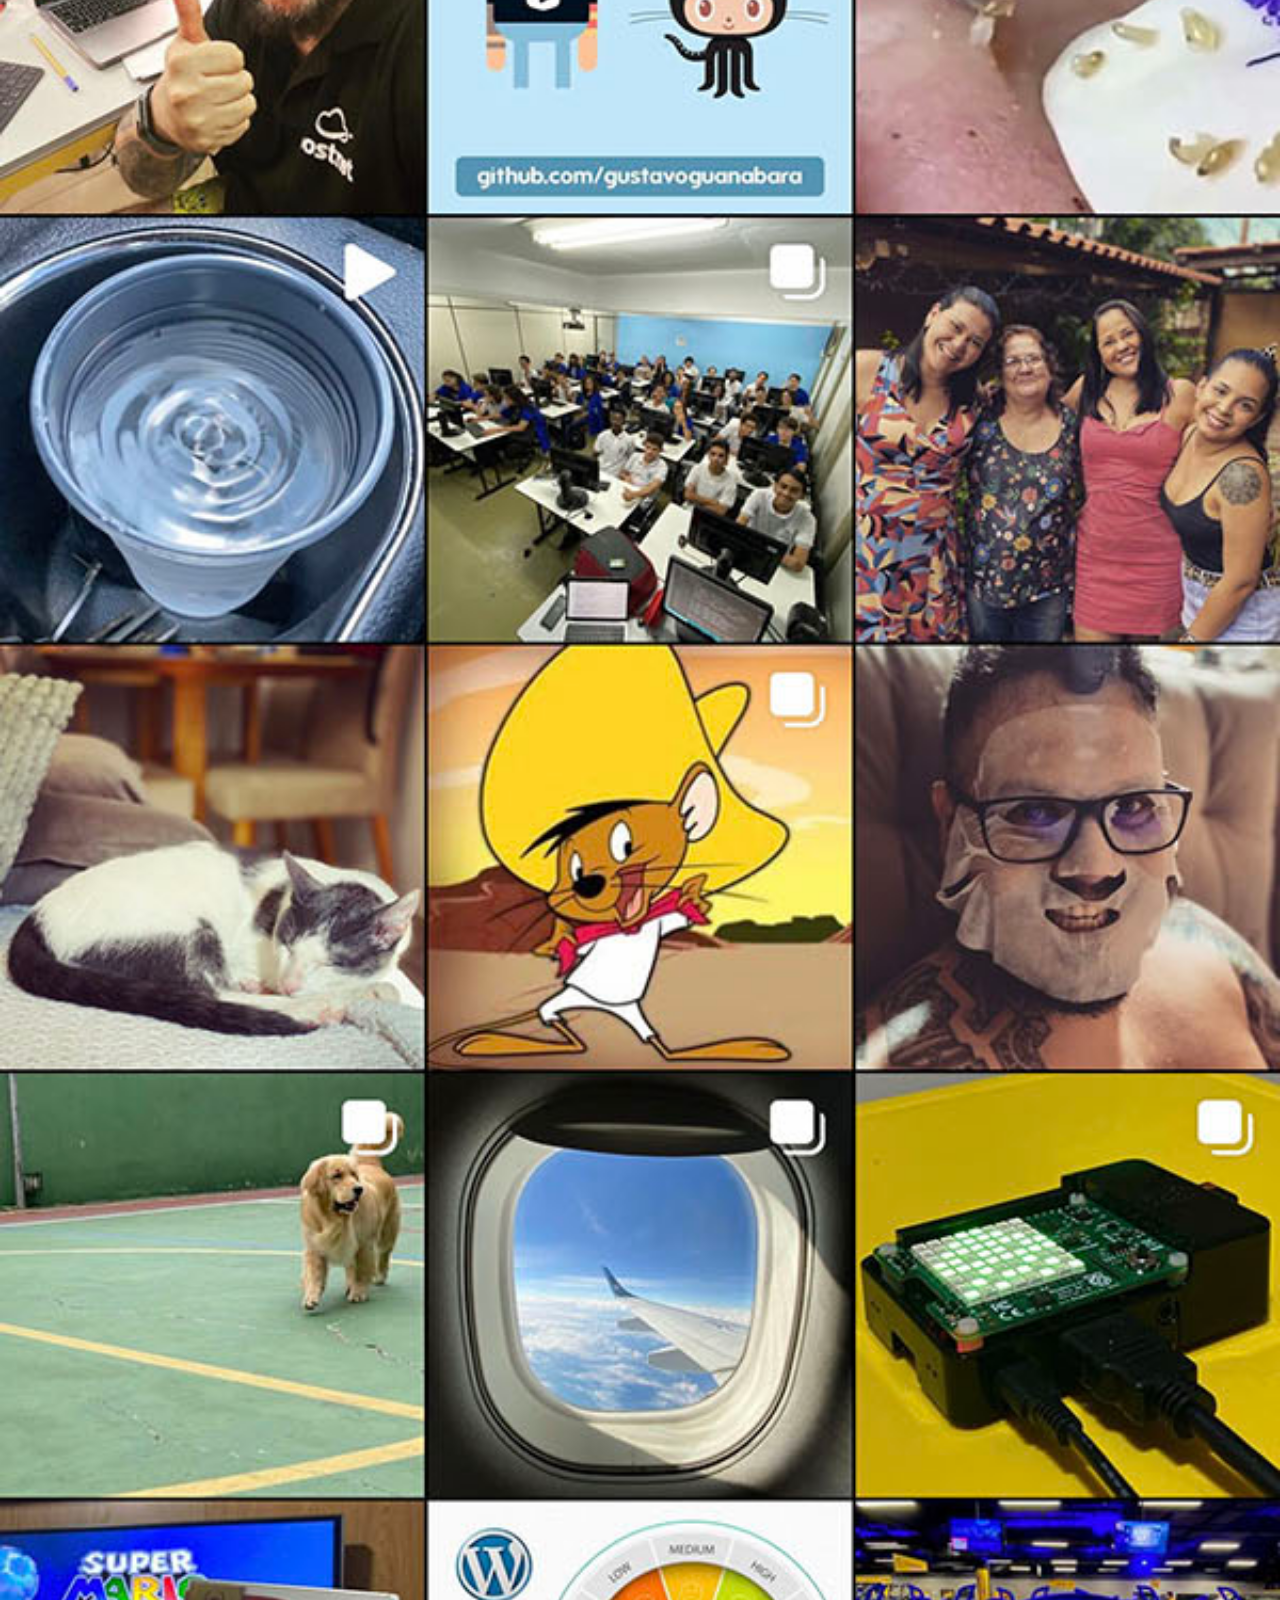
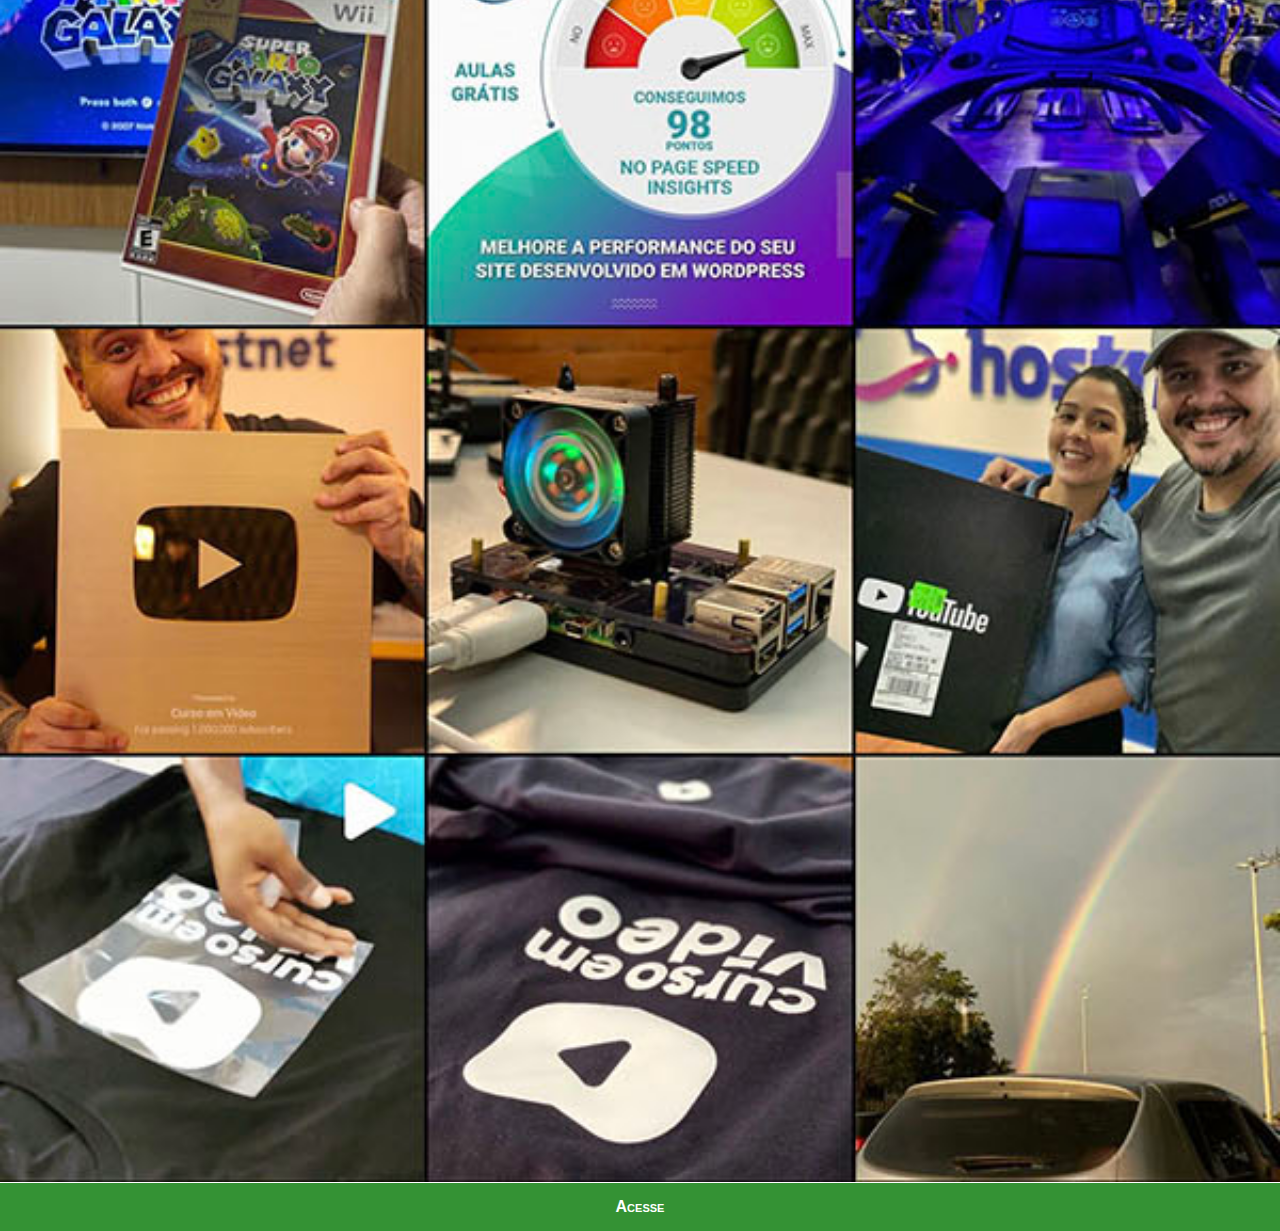
<file: instagram.html>
<!DOCTYPE html>
<html lang="pt-br">
<head>
    <meta charset="UTF-8">
    <meta name="viewport" content="width=device-width, initial-scale=1.0">
    <title>Instagram</title>
    <link rel="stylesheet" href="style/social.css">
</head>
<body>
    <img src="imagens/tela-instagram.jpg" alt="Instagram">
    <a href="https://instagram.com/gustavoguanabara/" target="_blank">Acesse</a>
</body>
</html>
</file>
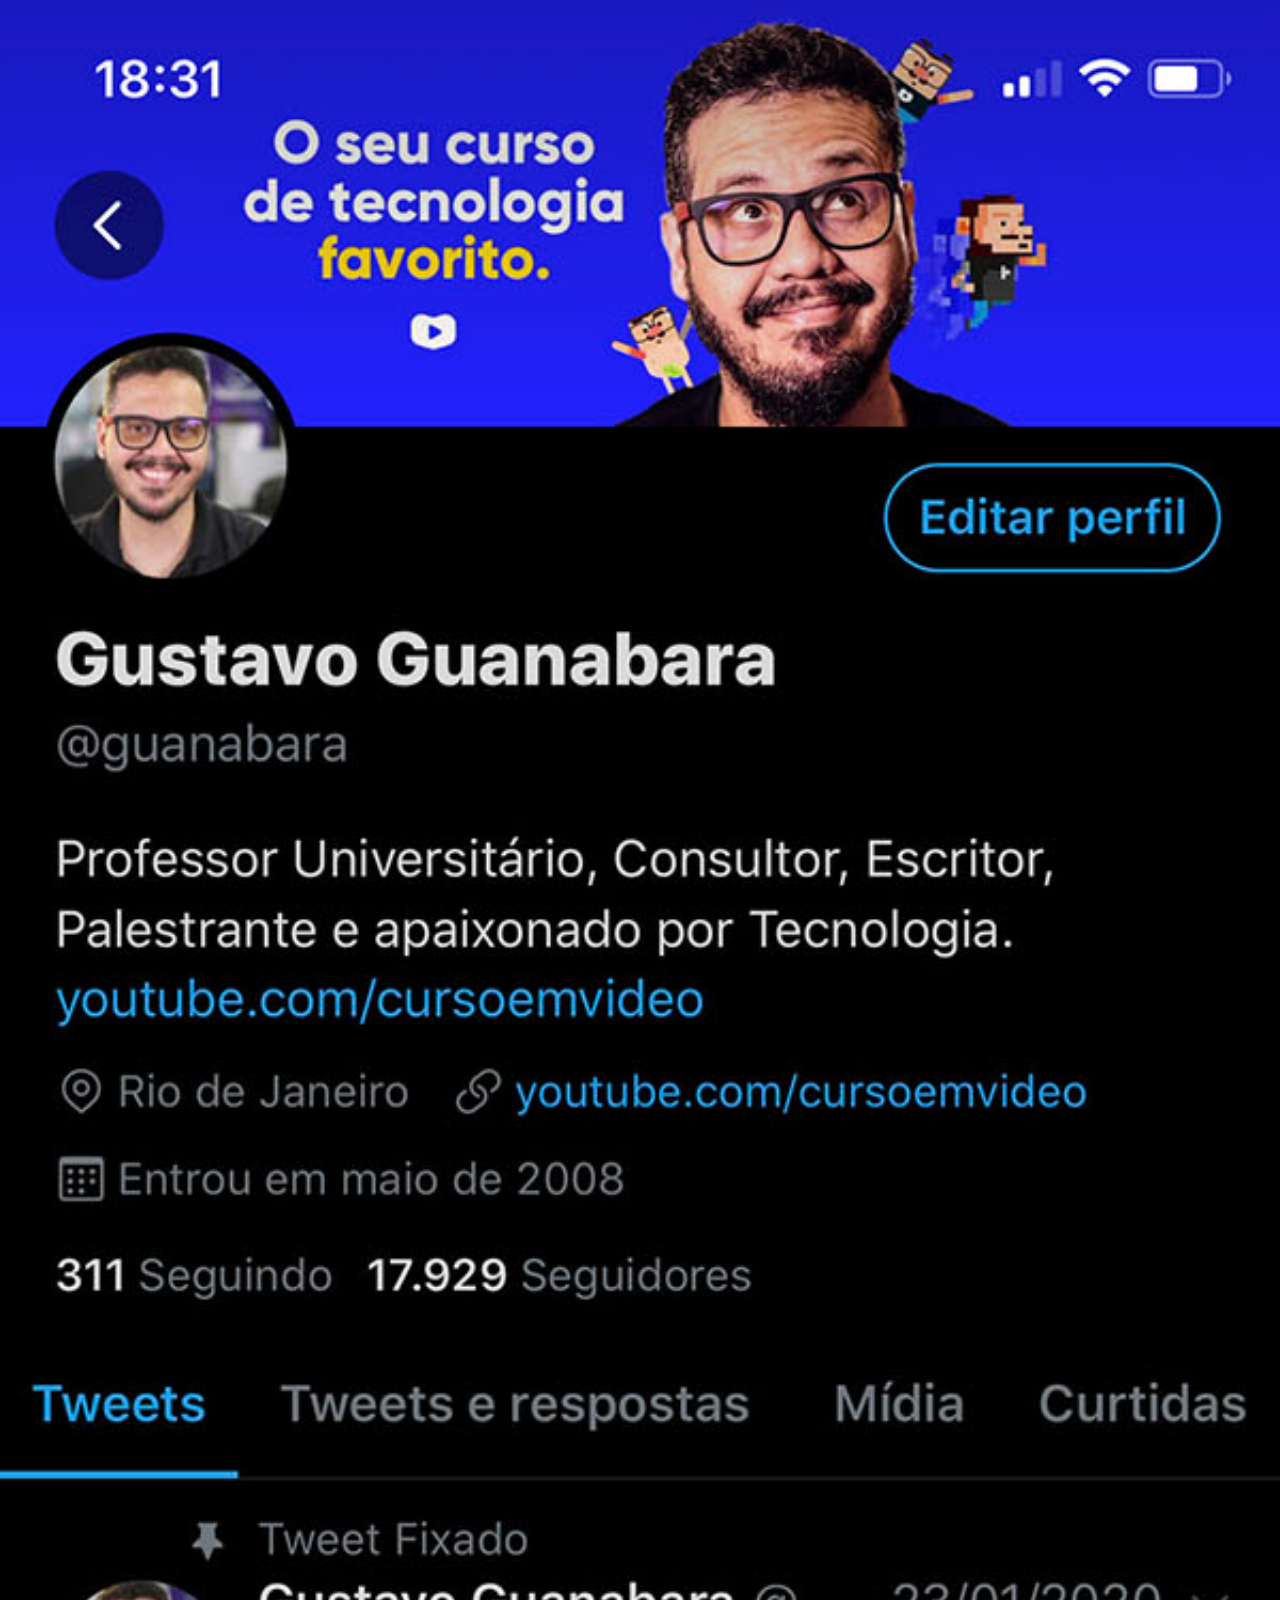
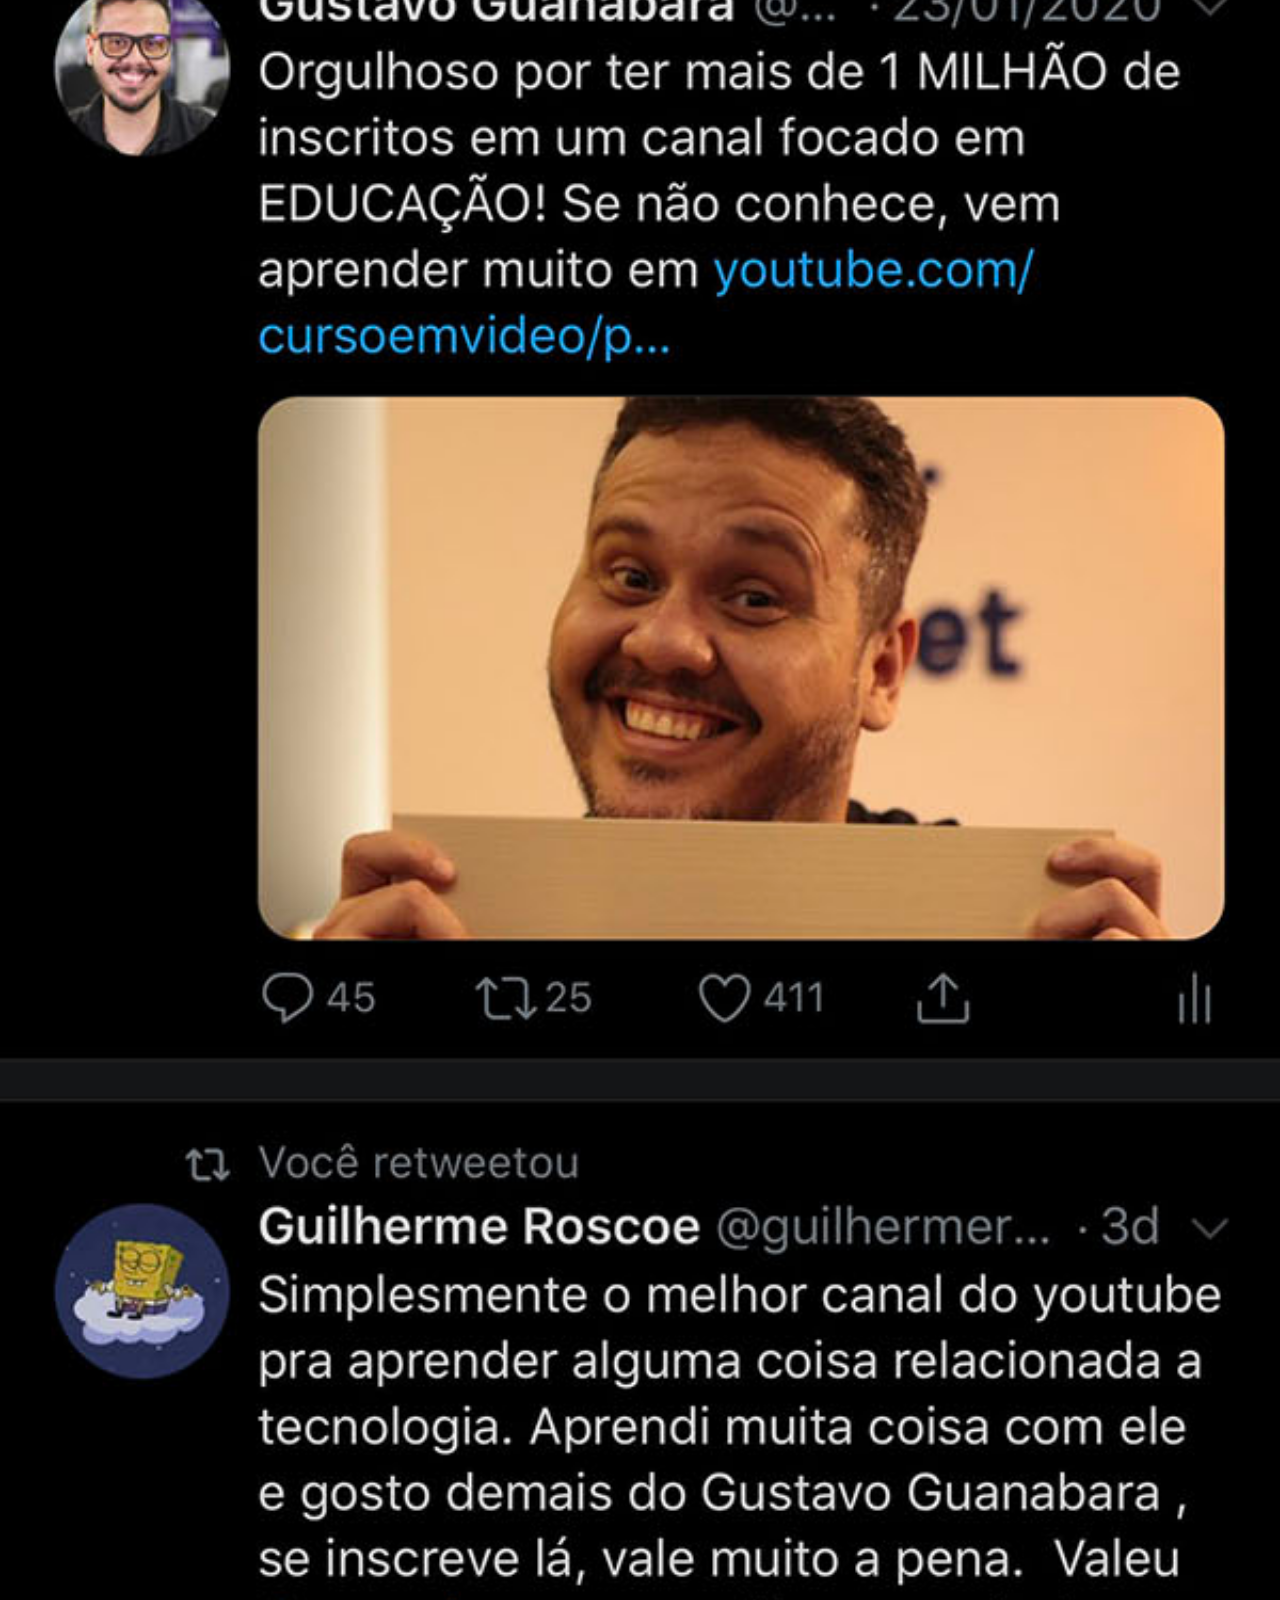
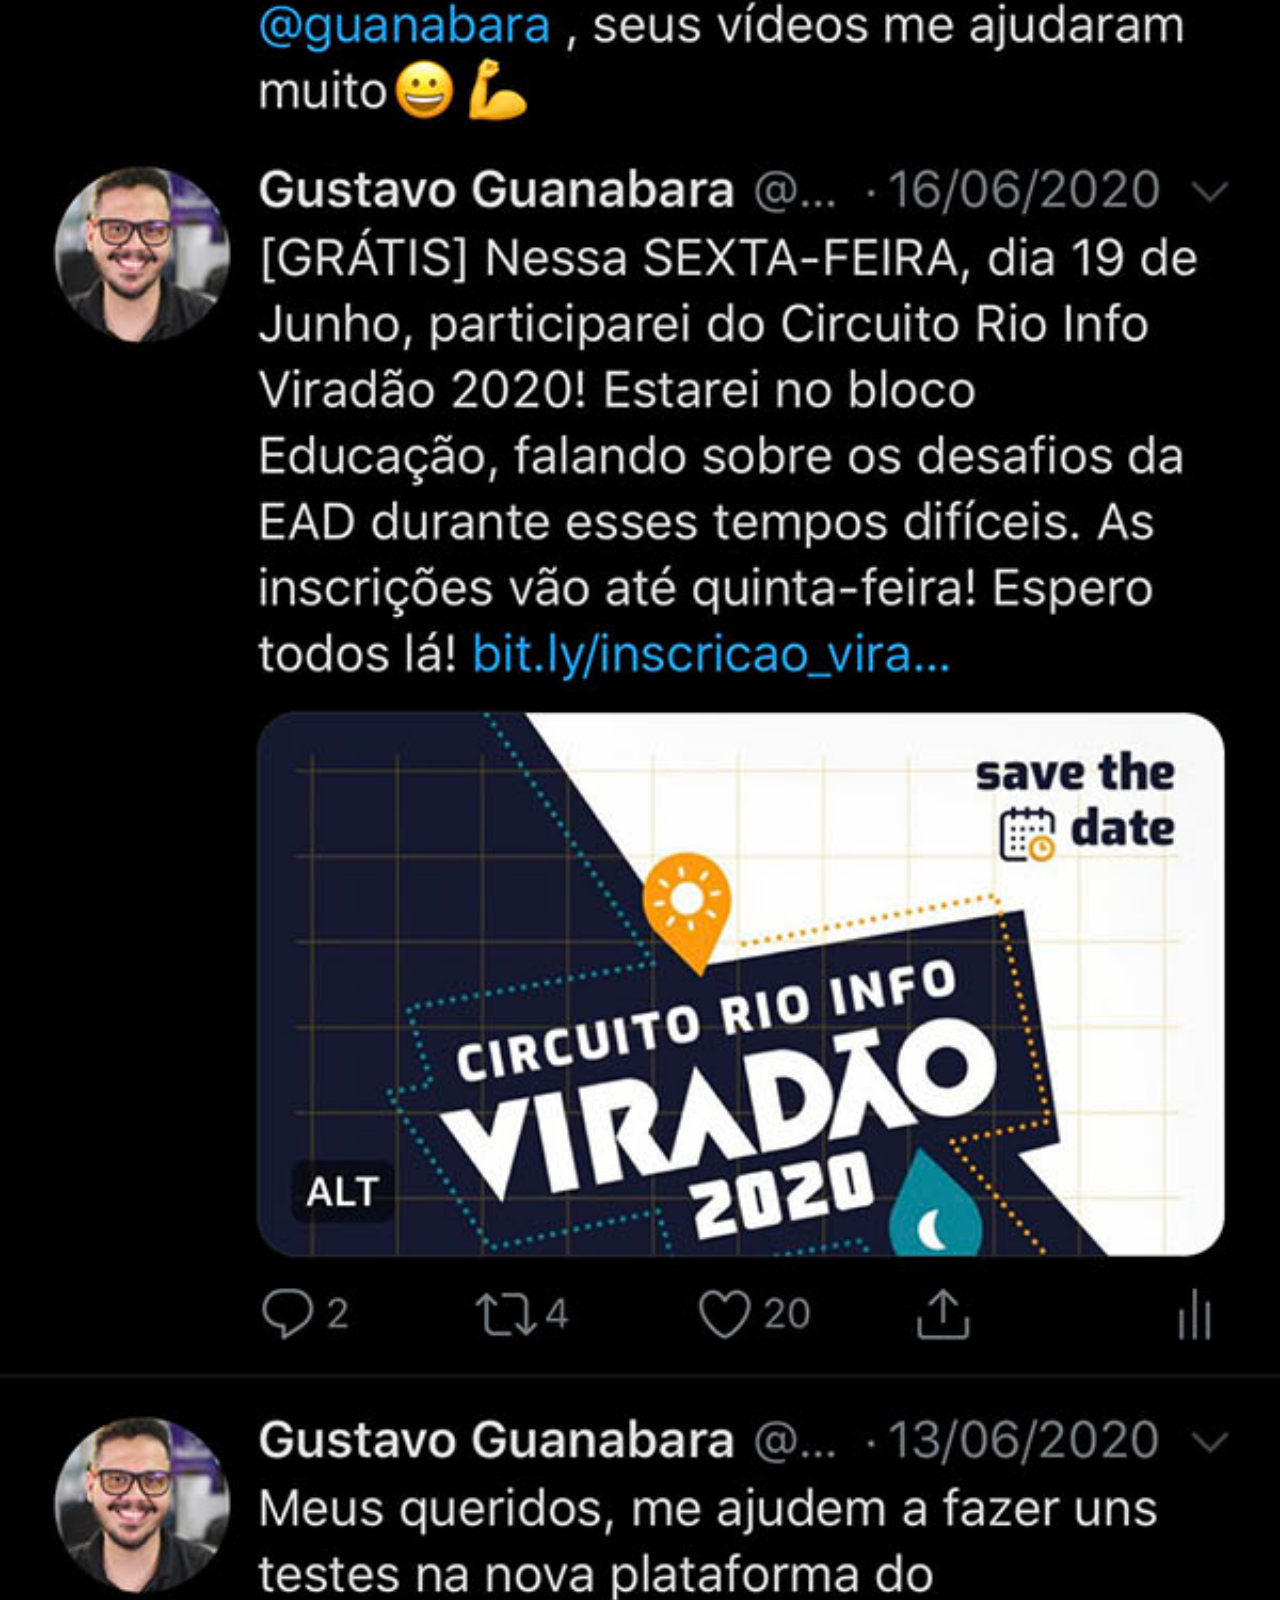
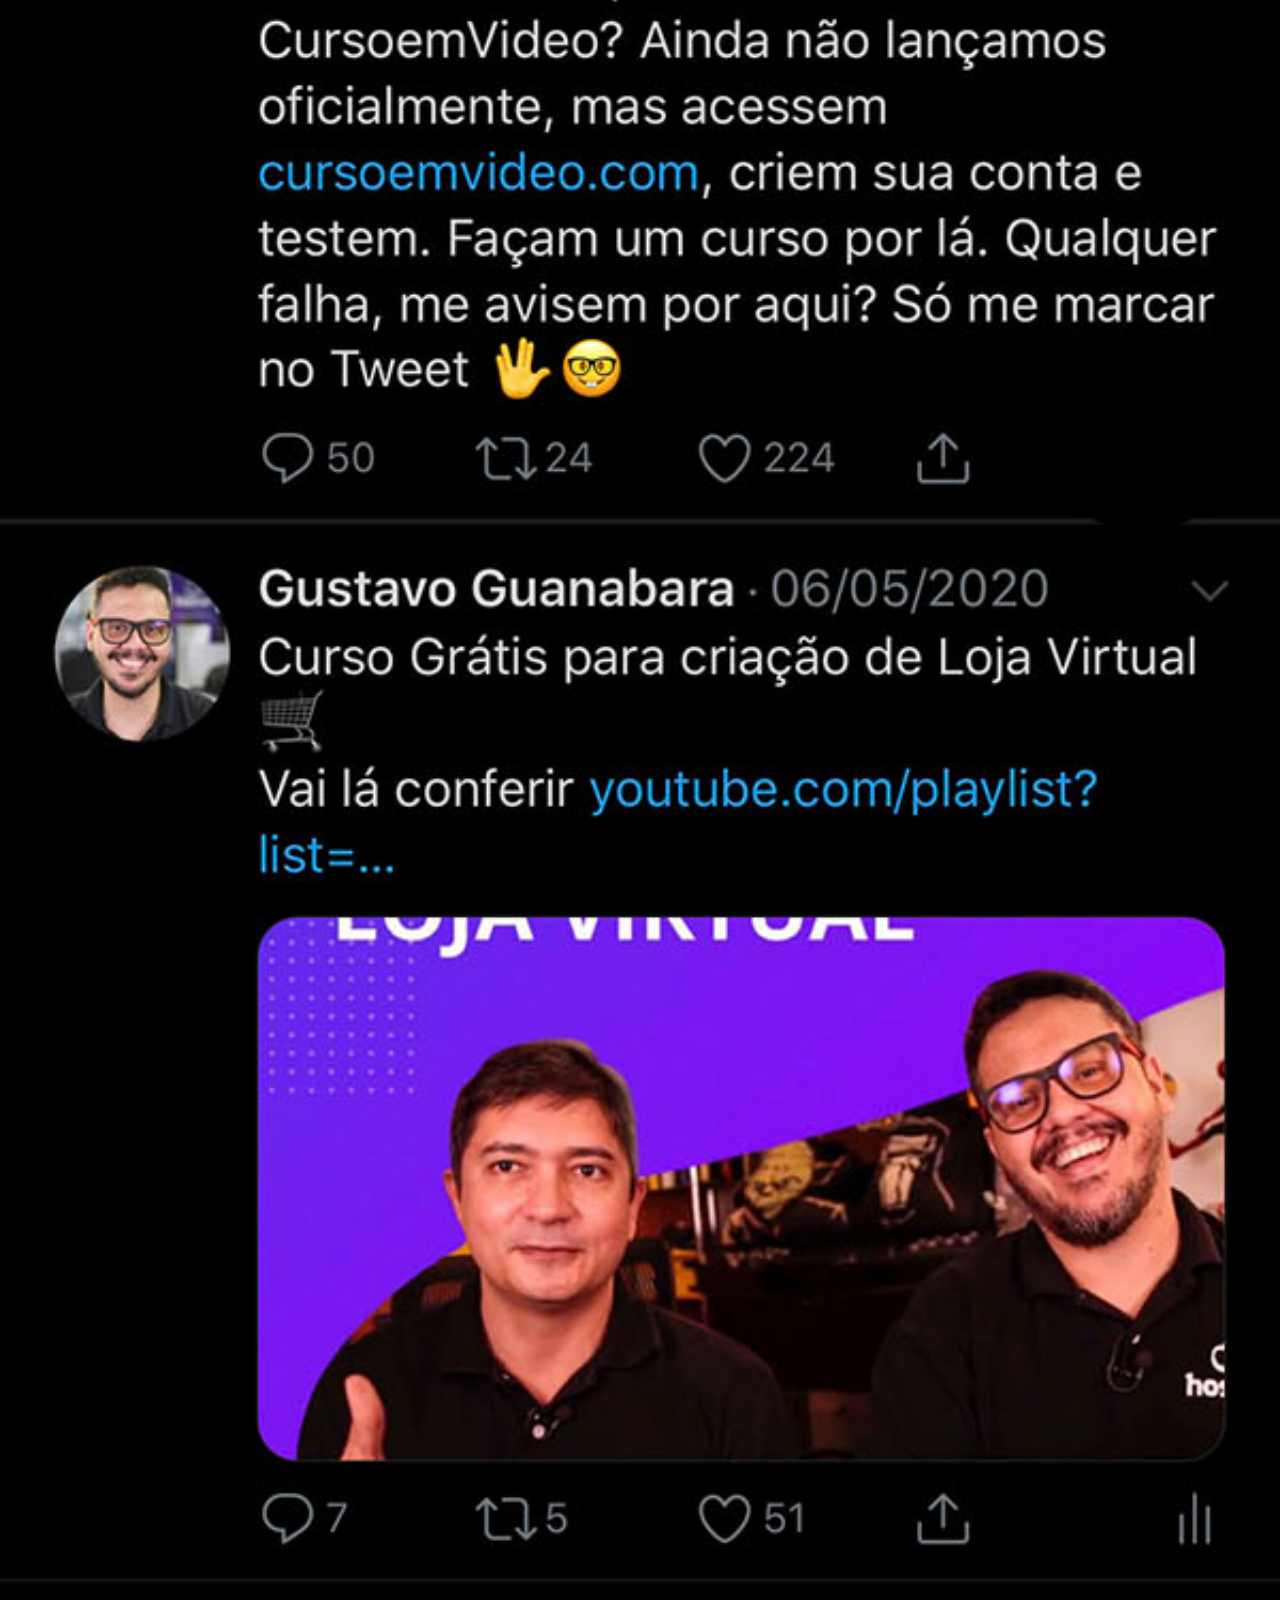
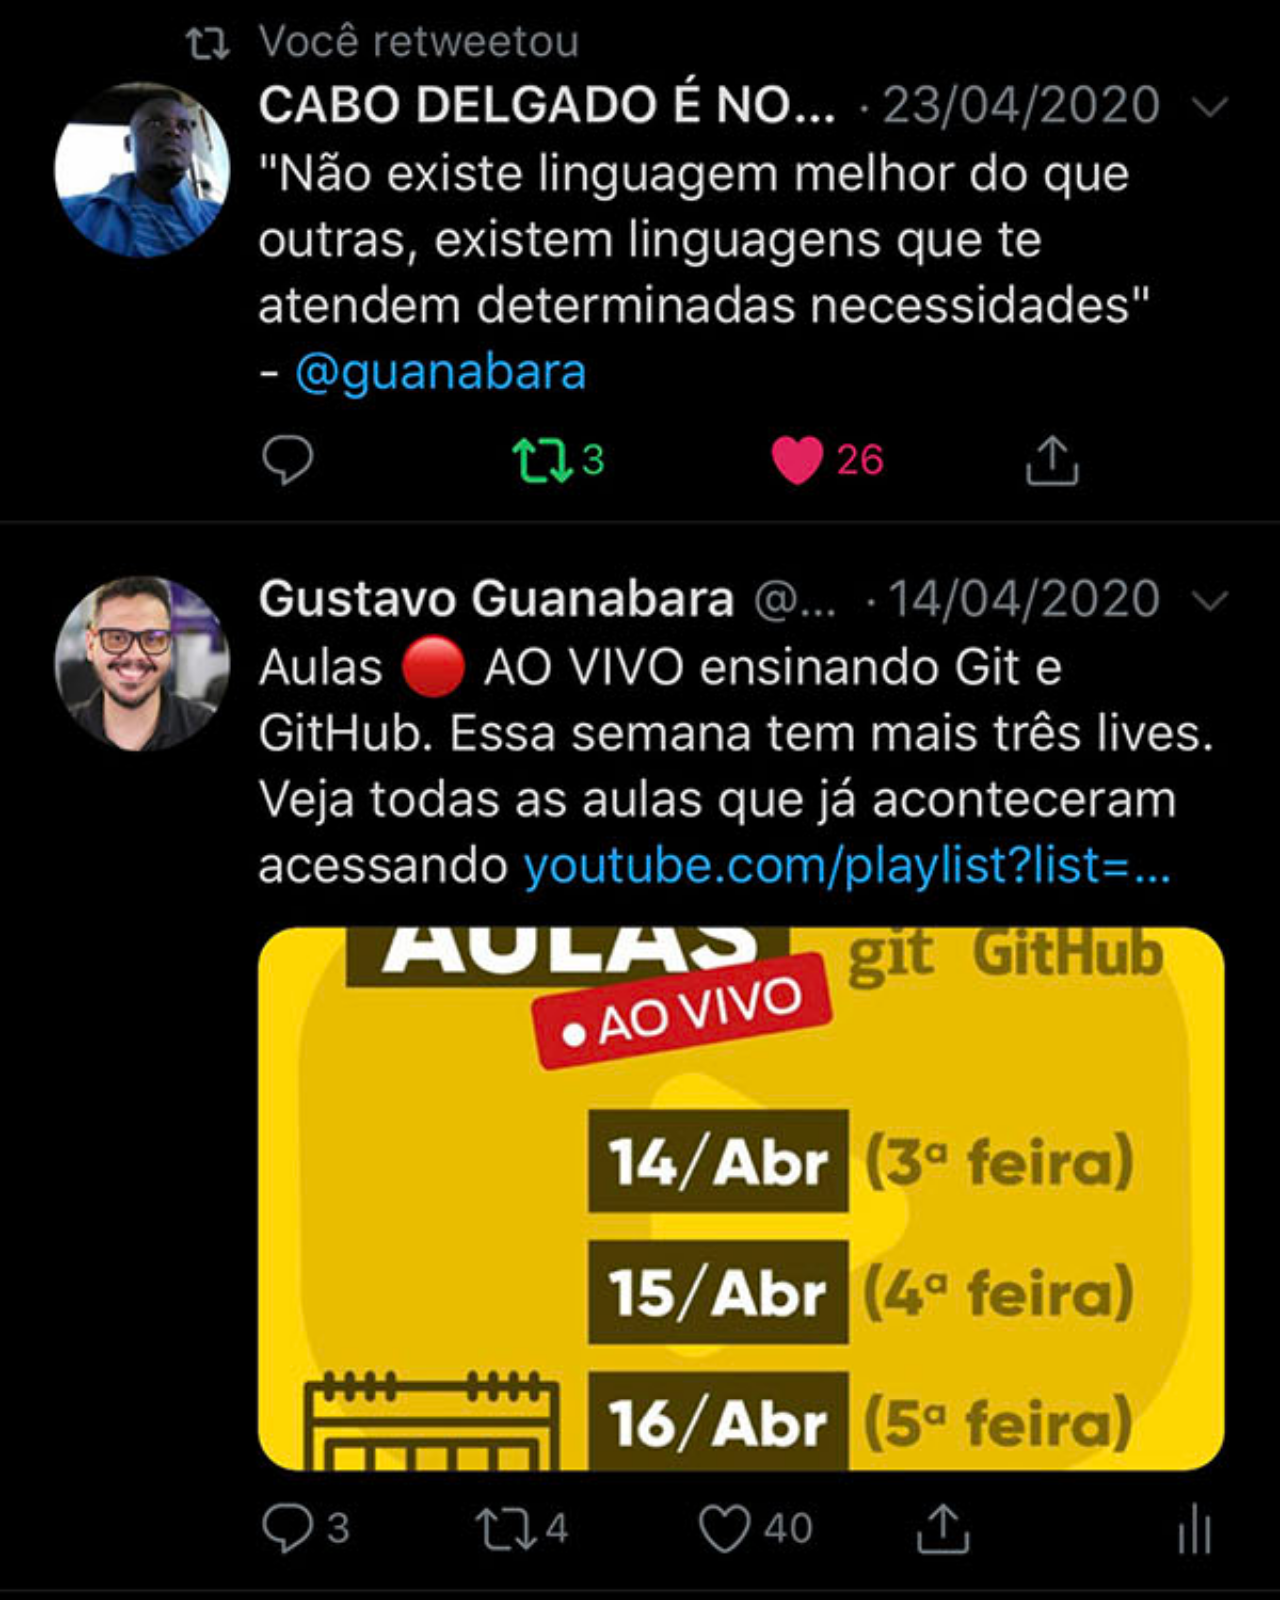
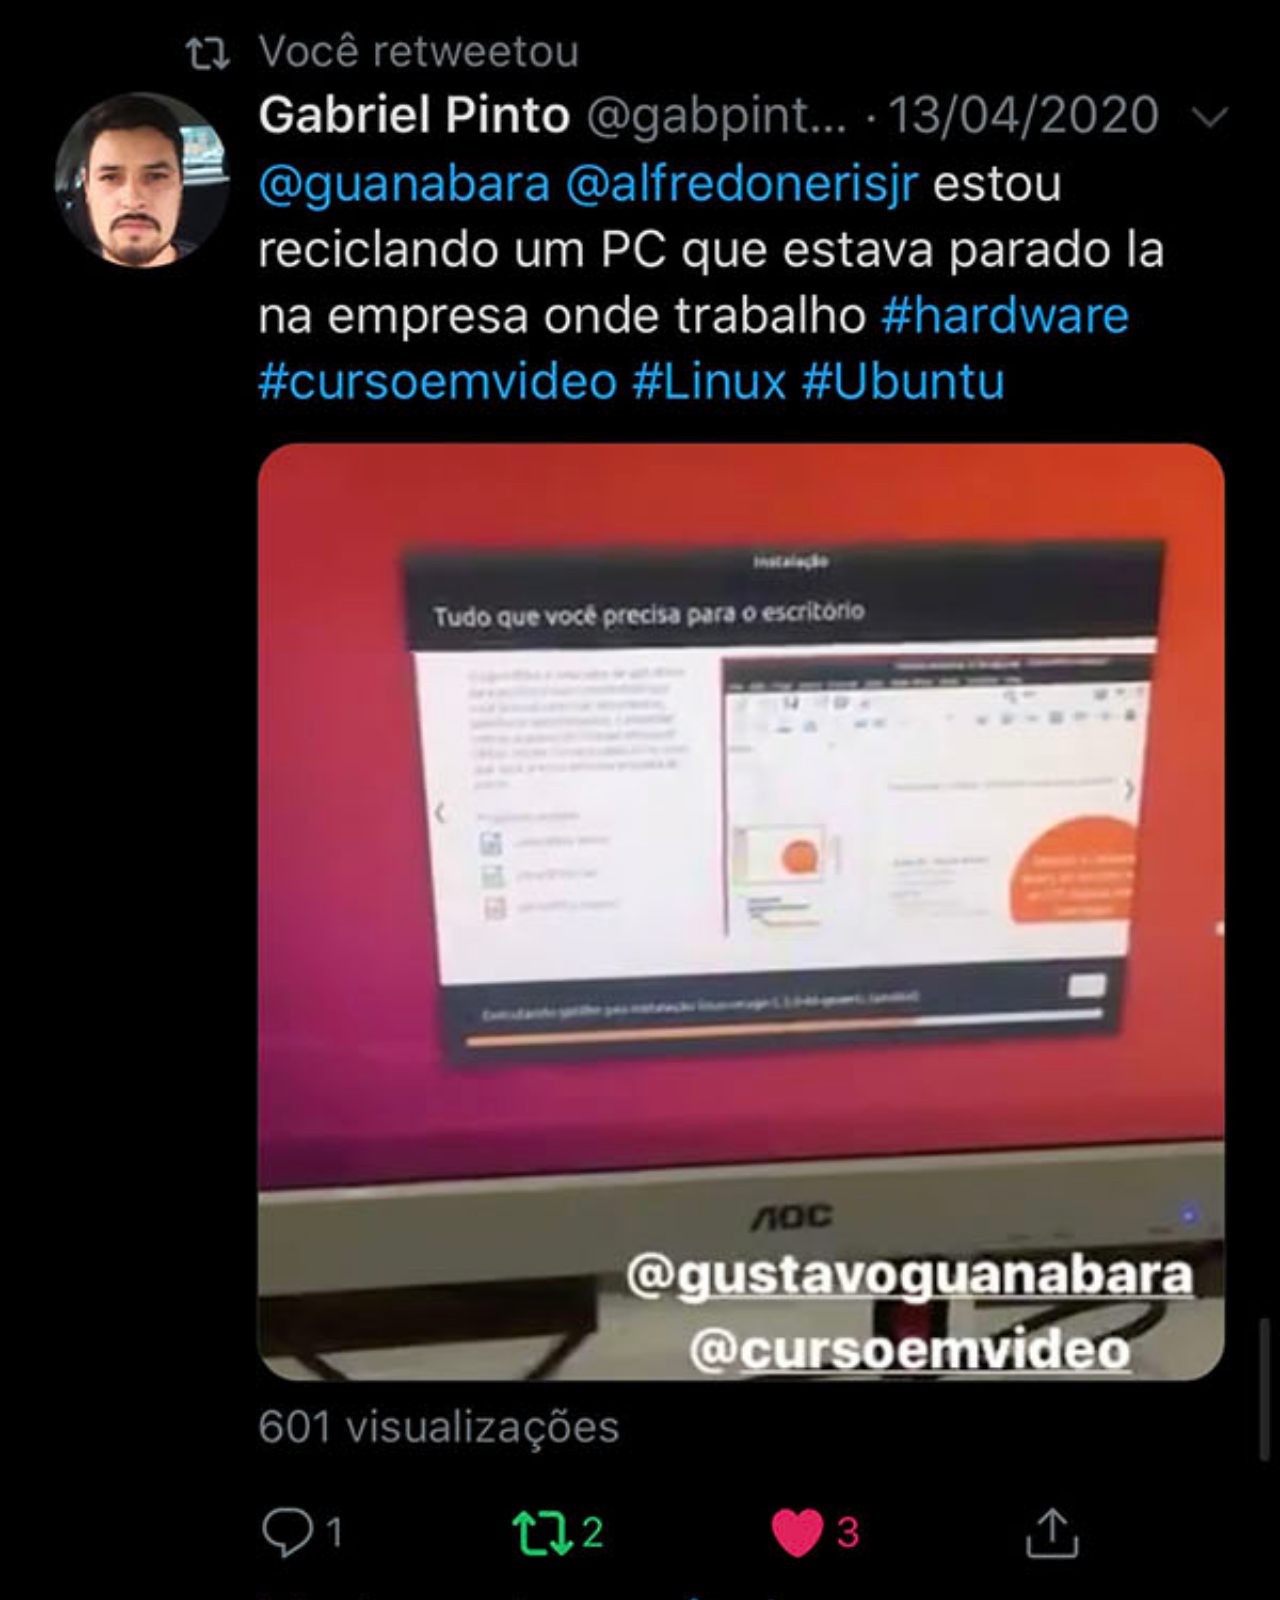
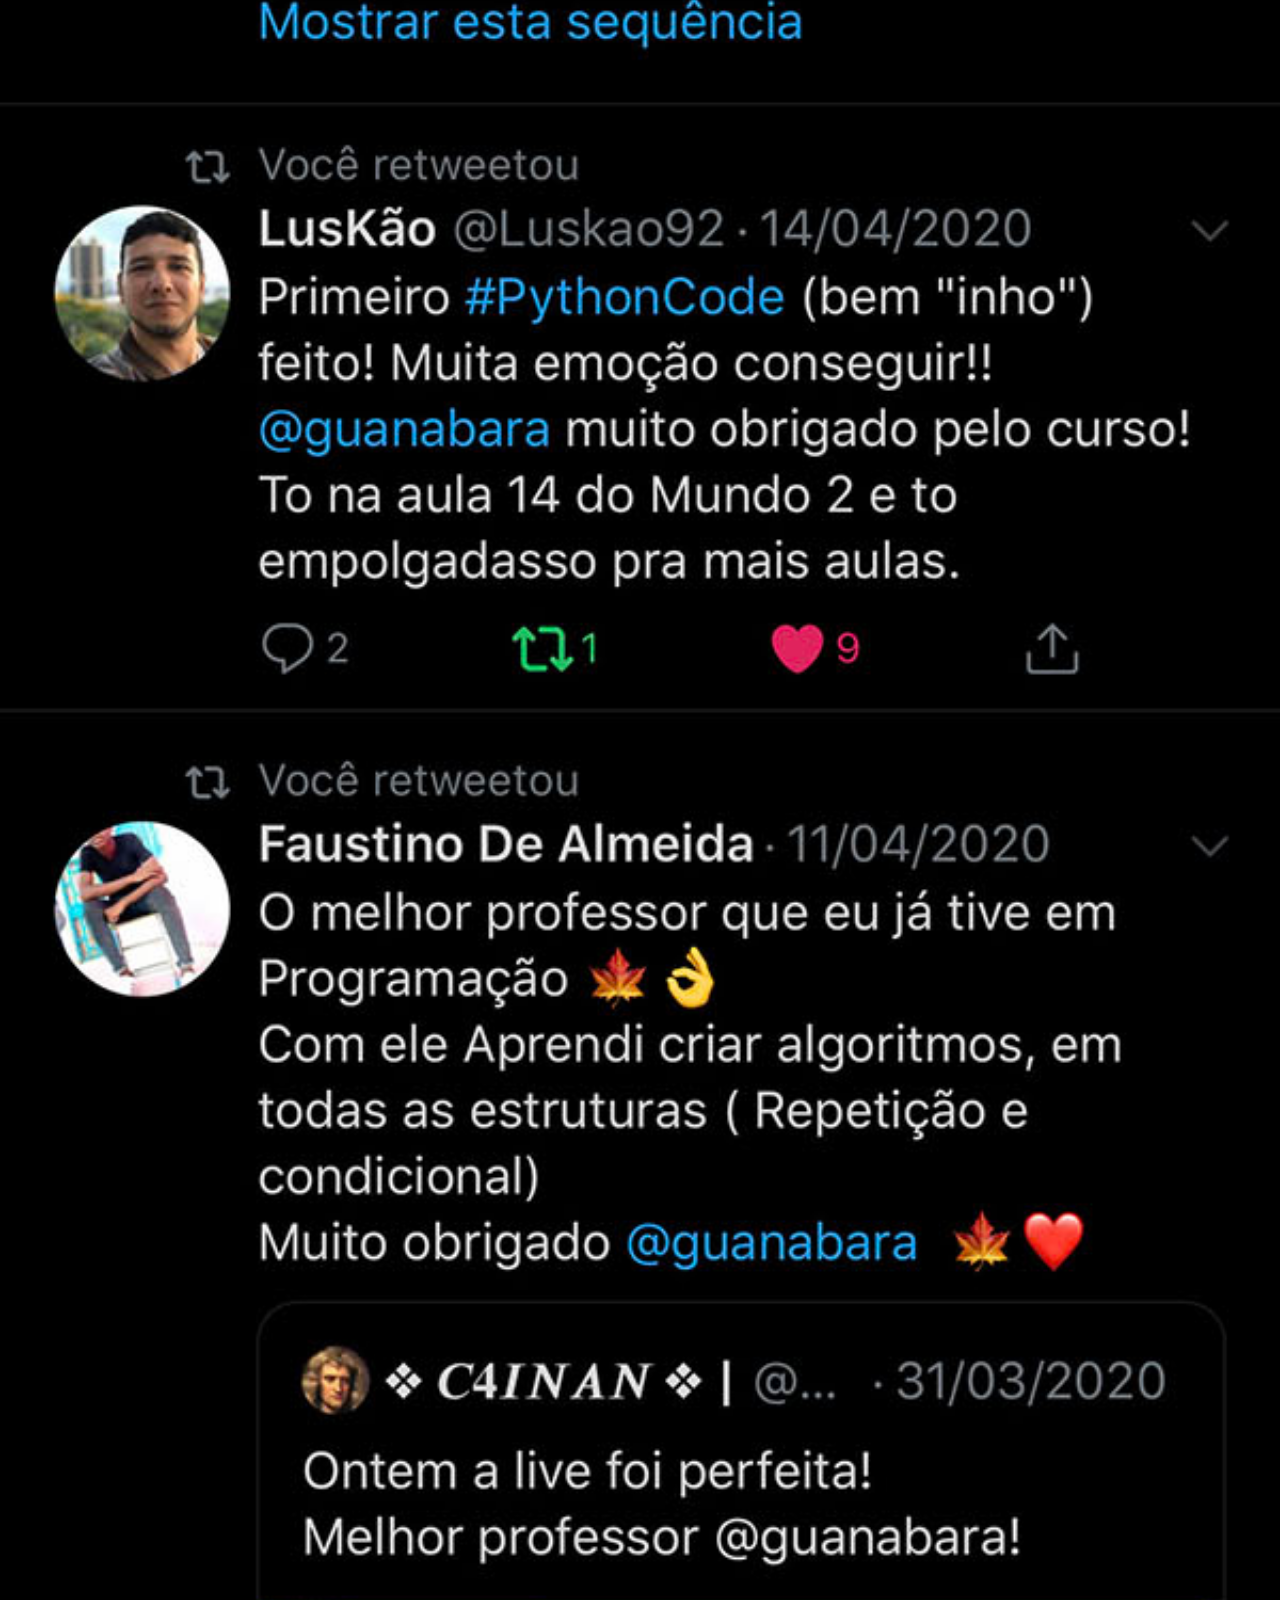
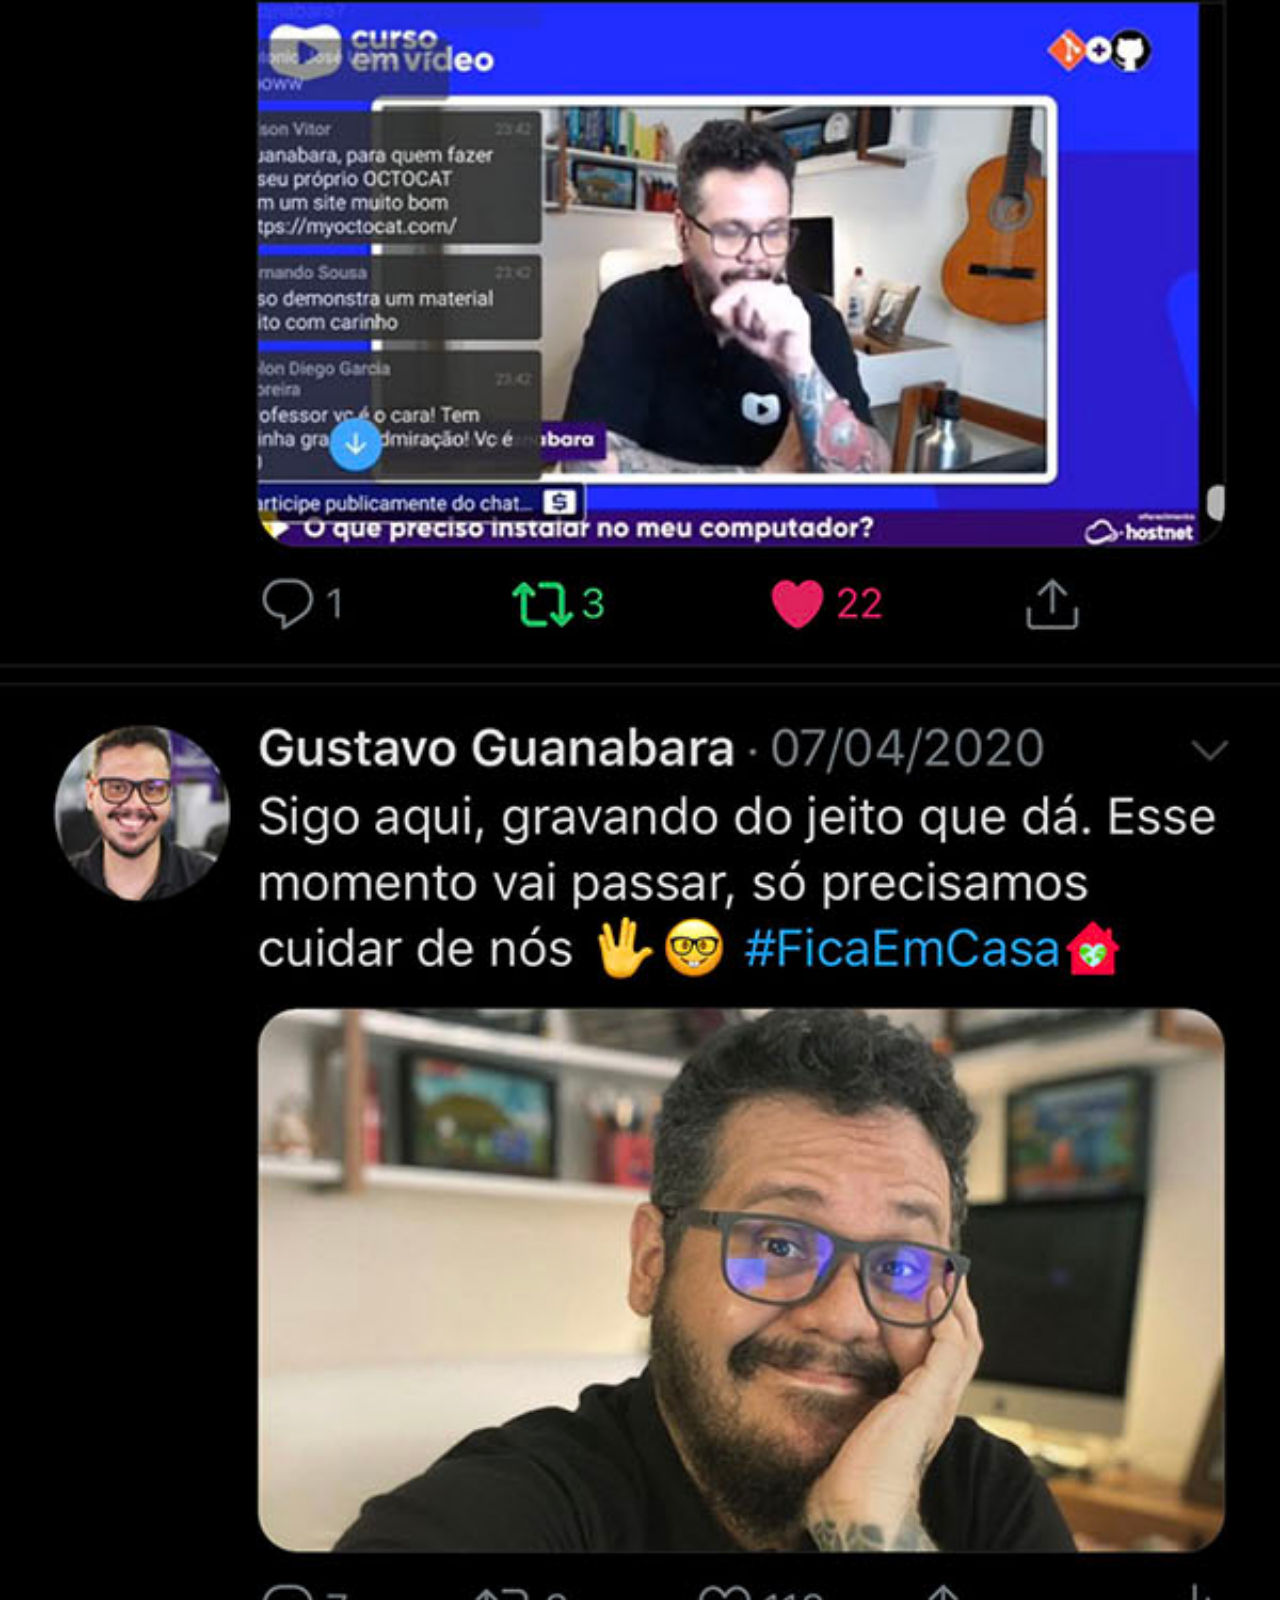
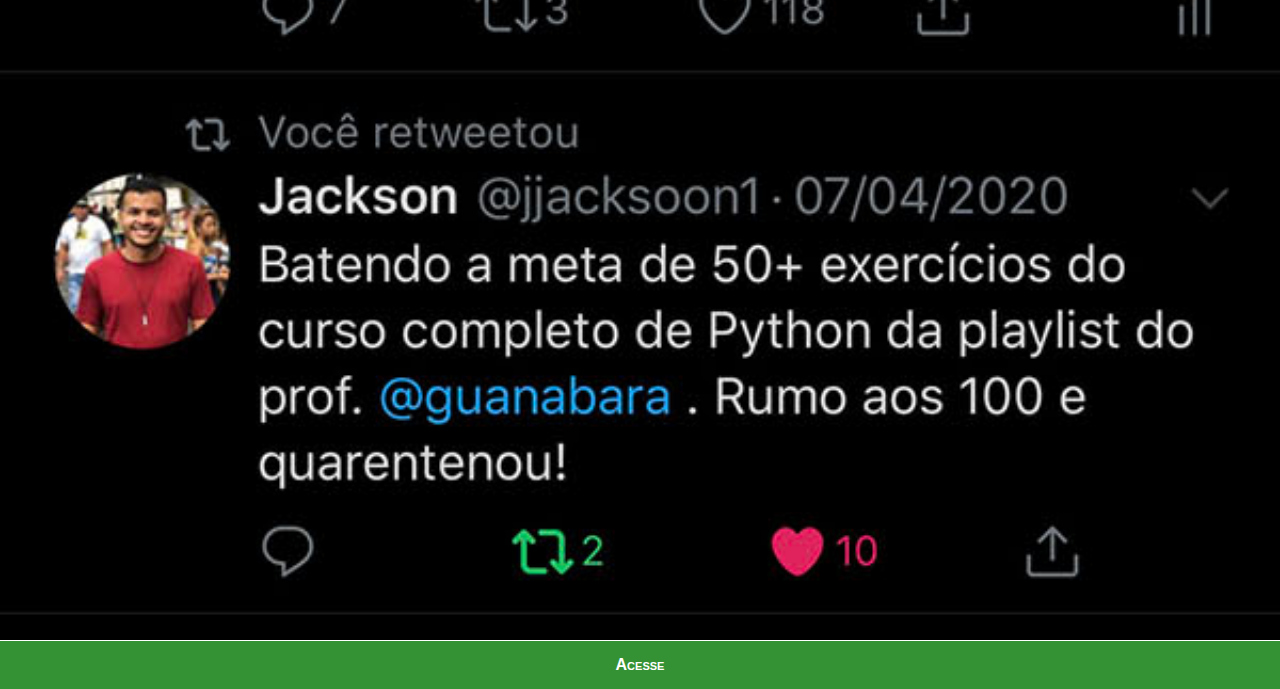
<file: twitter.html>
<!DOCTYPE html>
<html lang="pt-br">
<head>
    <meta charset="UTF-8">
    <meta name="viewport" content="width=device-width, initial-scale=1.0">
    <title>Twitter</title>
    <link rel="stylesheet" href="style/social.css">
</head>
<body>
    <img src="imagens/tela-twitter.jpg" alt="Twitter">
    <a href="https://x.com/guanabara">Acesse</a>
</body>
</html>
</file>
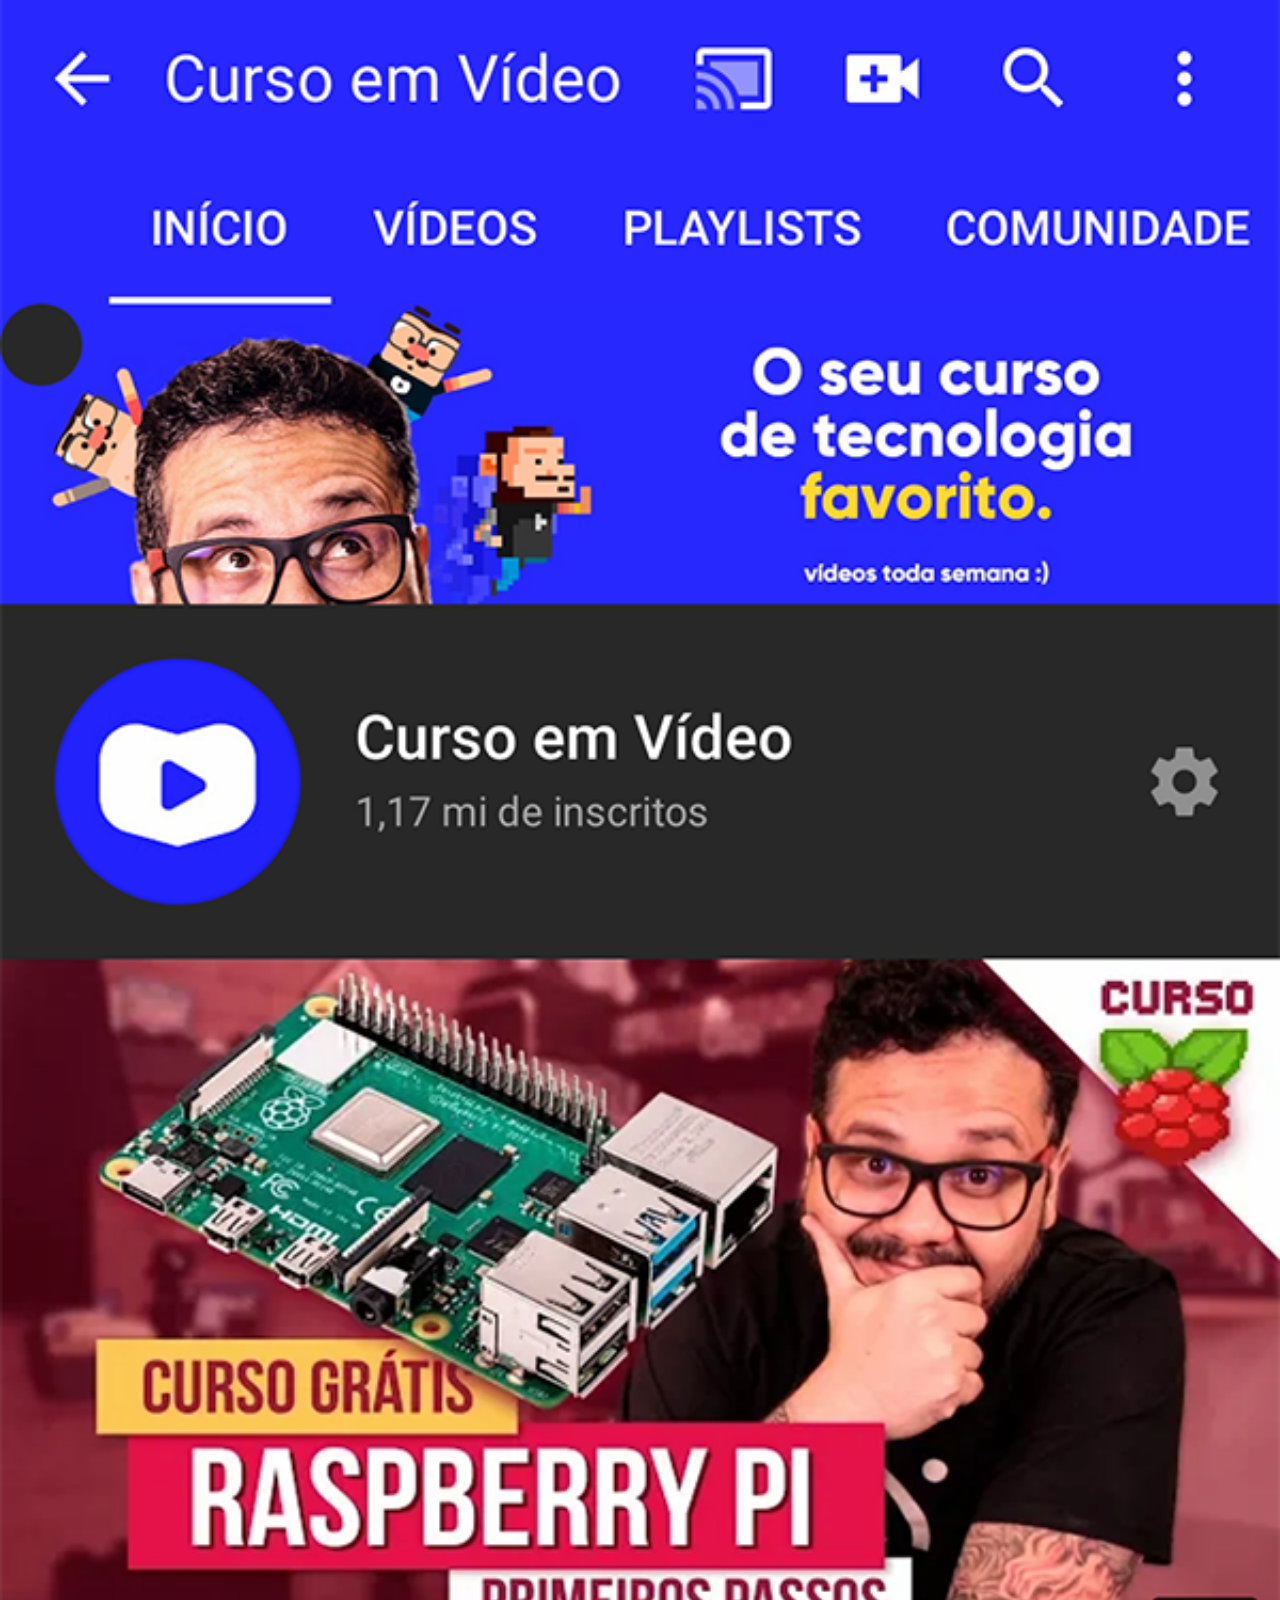
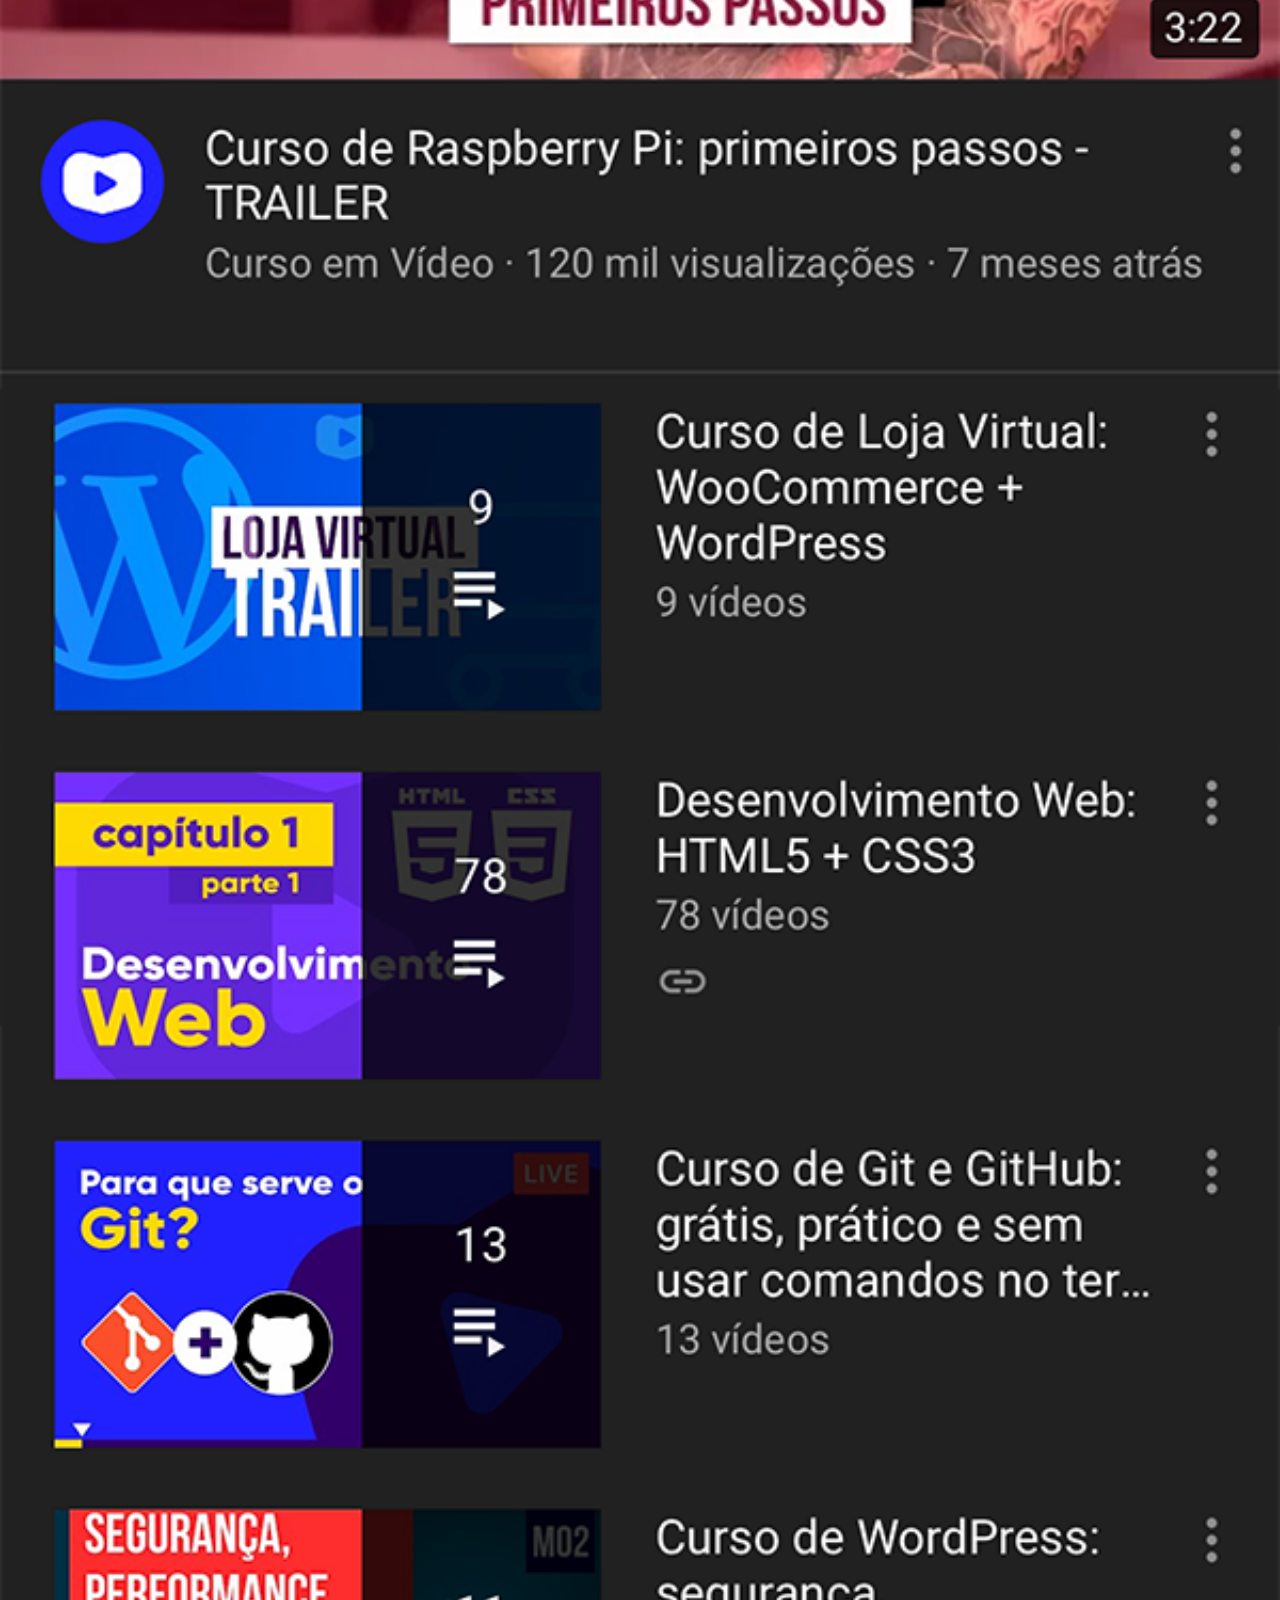
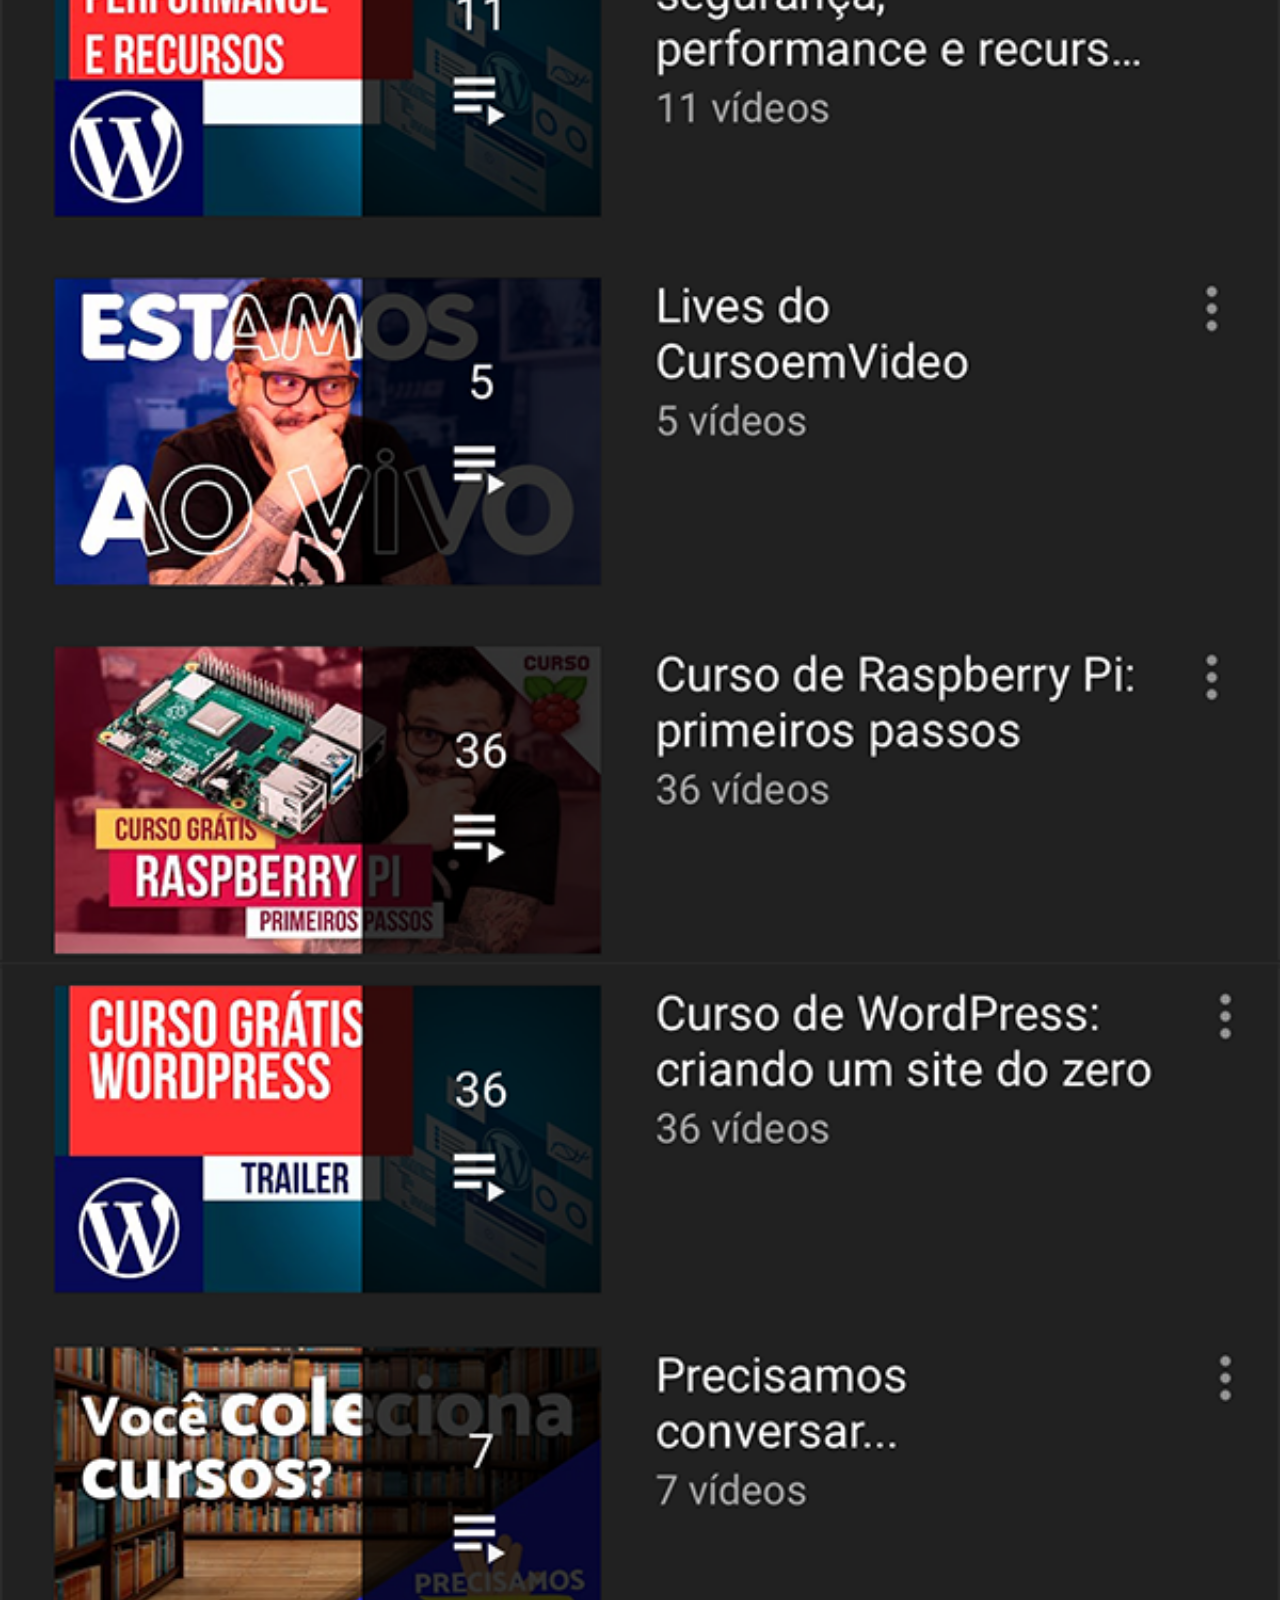
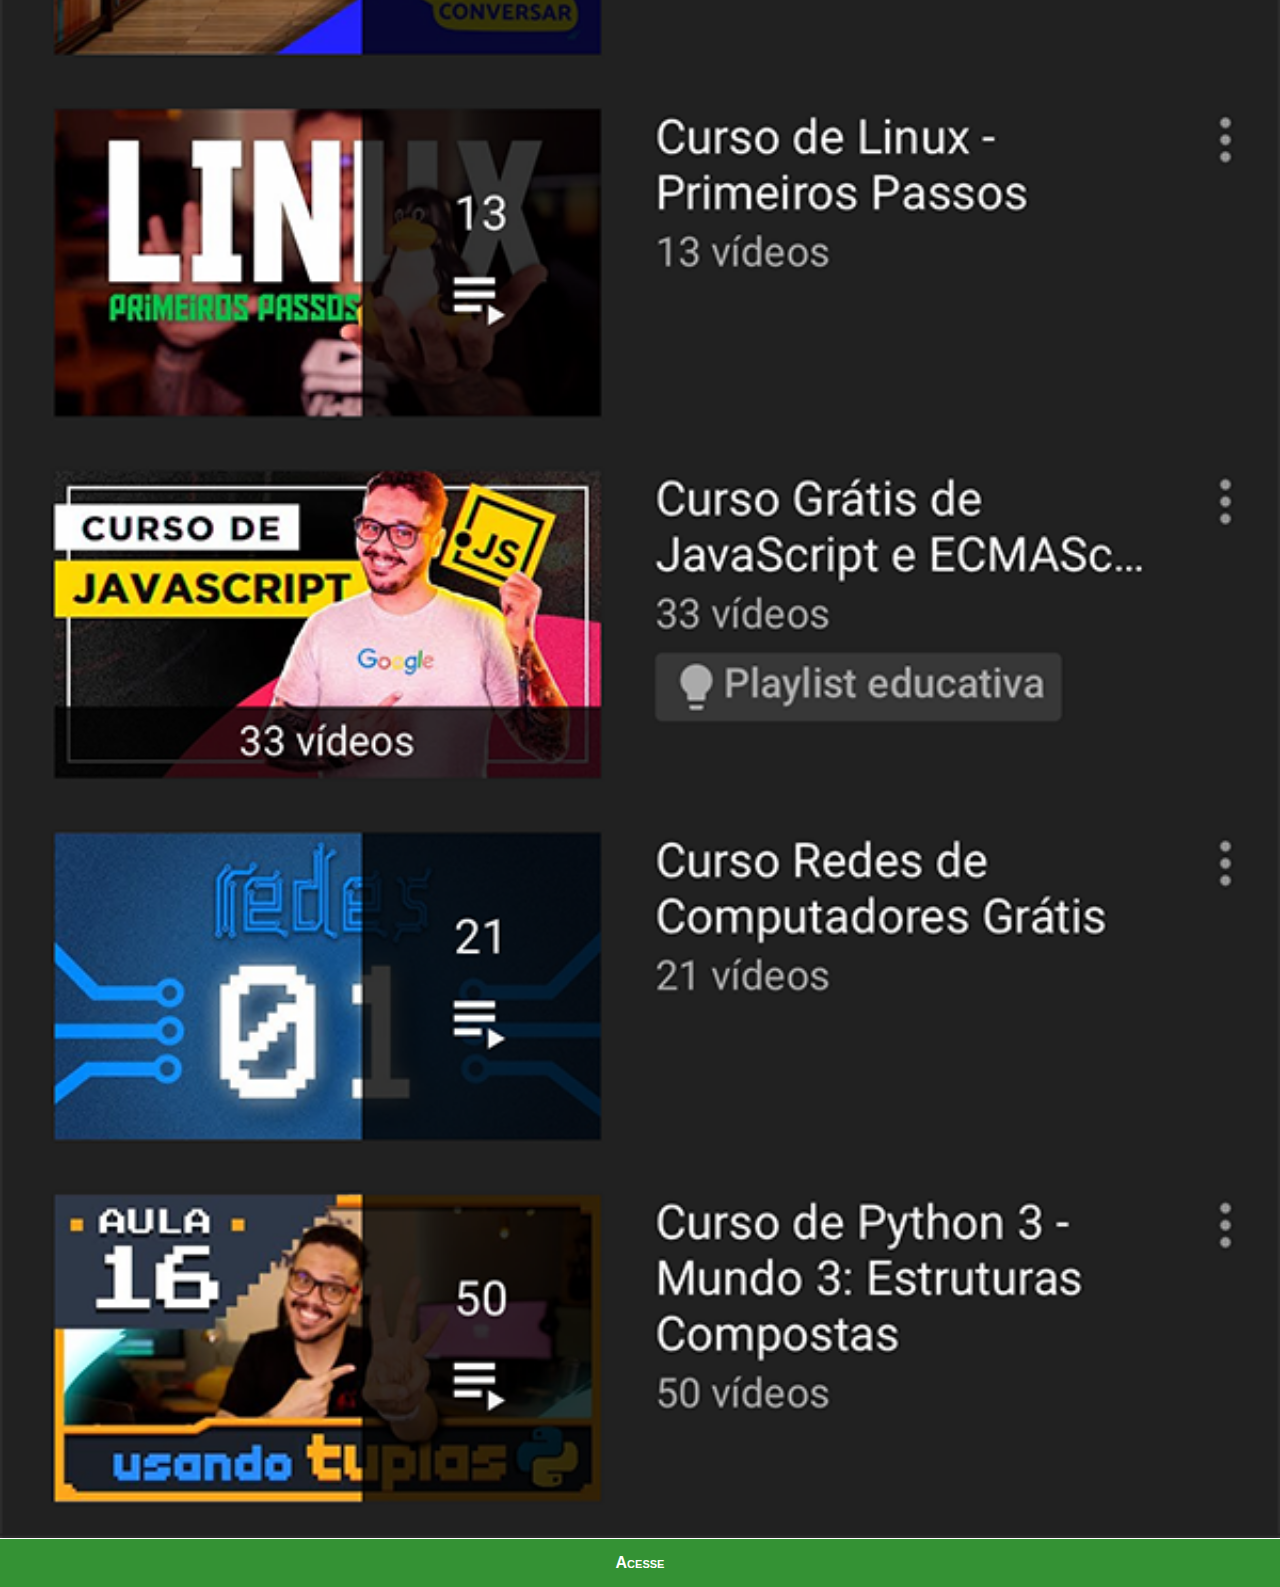
<file: youtube.html>
<!DOCTYPE html>
<html lang="pt-br">
<head>
    <meta charset="UTF-8">
    <meta name="viewport" content="width=device-width, initial-scale=1.0">
    <title>Youtube</title>
    <link rel="stylesheet" href="style/social.css">
</head>
<body>
    <img src="imagens/tela-youtube.png" alt="Youtube">
    <a href="https://www.youtube.com/c/CursoemVídeo/playlists" target="_blank">Acesse</a>
</body>
</html>
</file>
<file: style/style.css>
@charset "UTF-8";

* {
    margin: 0px;
    padding: 0px;
    font-family: Arial, Helvetica, sans-serif;
}

html, body {
    height: 100vh;
    width: 100vw;
    background-color: black;
}

body {
    background: url('../imagens/fundo-madeira.jpg') no-repeat top center;
    background-size: cover;
    background-attachment: fixed;
}

main {
    position: relative;
    height: 100vh;
}

section#telefone {
    position: absolute;
    top: 50%;
    left: 55%;
    transform: translate(-50%, -50%);
    height: 630px;
    width: 400px;
    background-color: blue;
    background: url('../imagens/frame-iphone.png') no-repeat;
}

section#redes-sociais img {
    width: 50px;
    margin: 10px;
    border-radius: 50%;
    box-shadow: 2px 2px 7px rgba(0, 0, 0, 0.492);
    box-sizing: border-box;
}

section#redes-sociais img:hover {
    border: 2px solid rgba(255, 255, 255, 0.668);
    transform: translate(-3px, -3px);
    box-shadow: 5px 5px 7px rgba(0, 0, 0, 0.492);
    transition: 0.2s;
}

section#redes-sociais {
    text-align: right;
}

iframe#tela {
    position: relative;
    top: 80px;
    left: 22px;
    width: 267px;
    height: 471px;
}
</file>
<file: style/social.css>
@charset "UTF-8";

* {
    margin: 0px;
    padding: 0px;
    font-family: Verdana, Geneva, Tahoma, sans-serif;
}

::-webkit-scrollbar {
    width: 0px;
    height: 0px;
}

 img {
    width: 100vw;
 }

 a {
    margin-top: -3px;
    padding: 15px;
    font-variant: small-caps;
    text-align: center;
    text-decoration: none;
    font-weight: bolder;
    display: block;
    background-color: rgb(52, 146, 52);
    color: white;
 }

 a:hover {
    background-color: rgb(78, 188, 78);
 }
</file>
